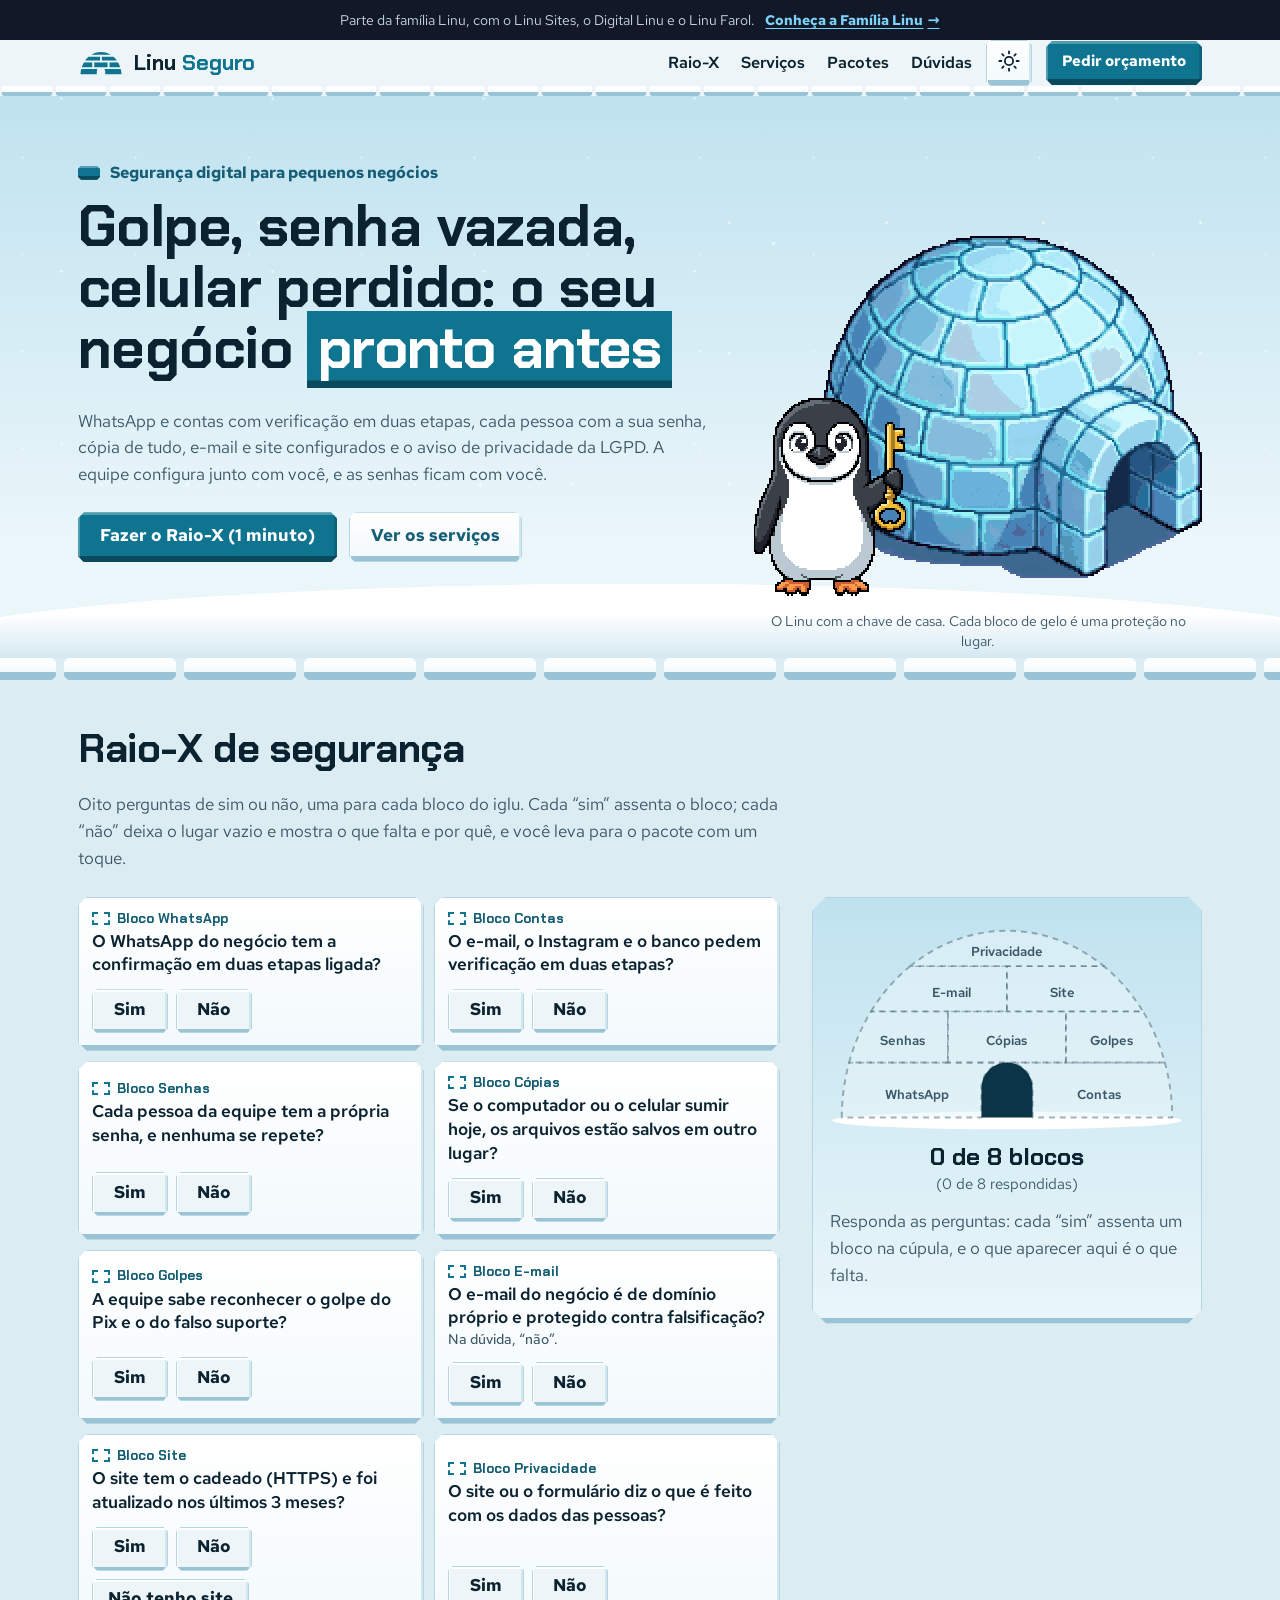
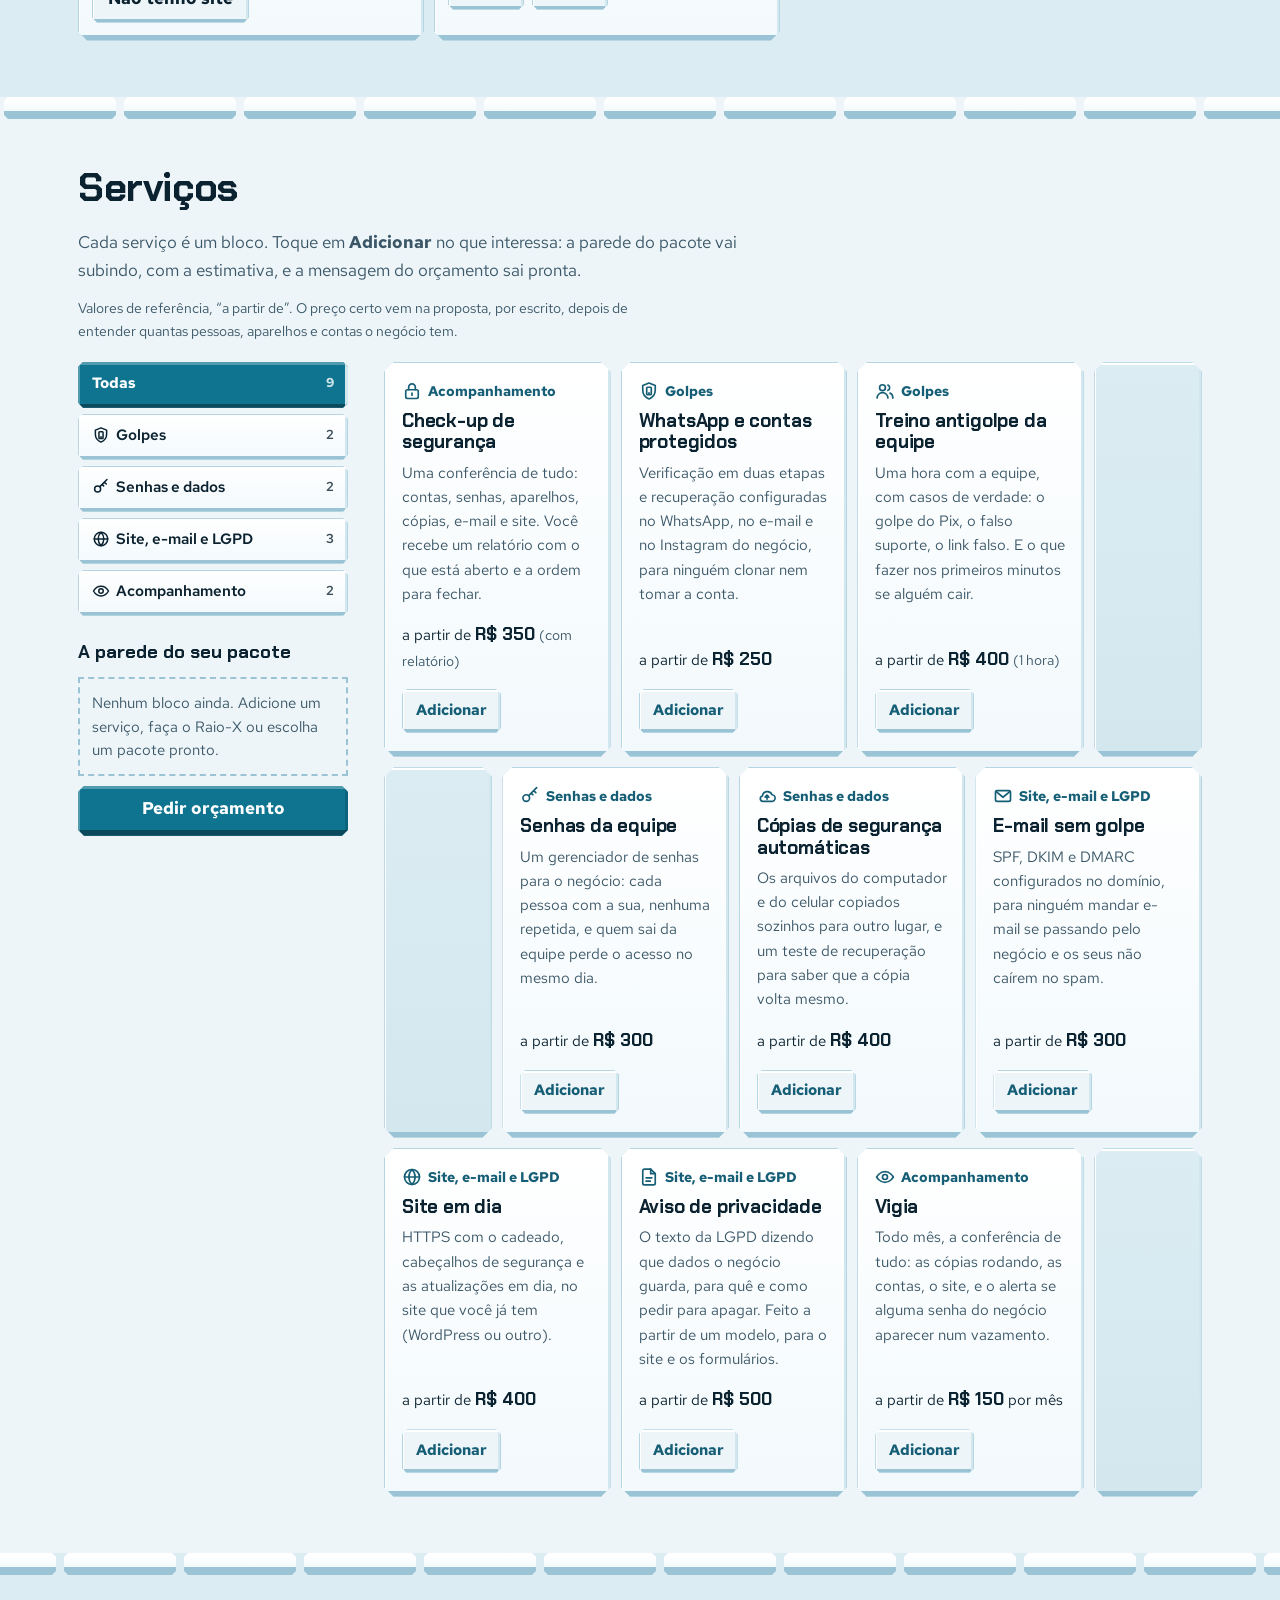
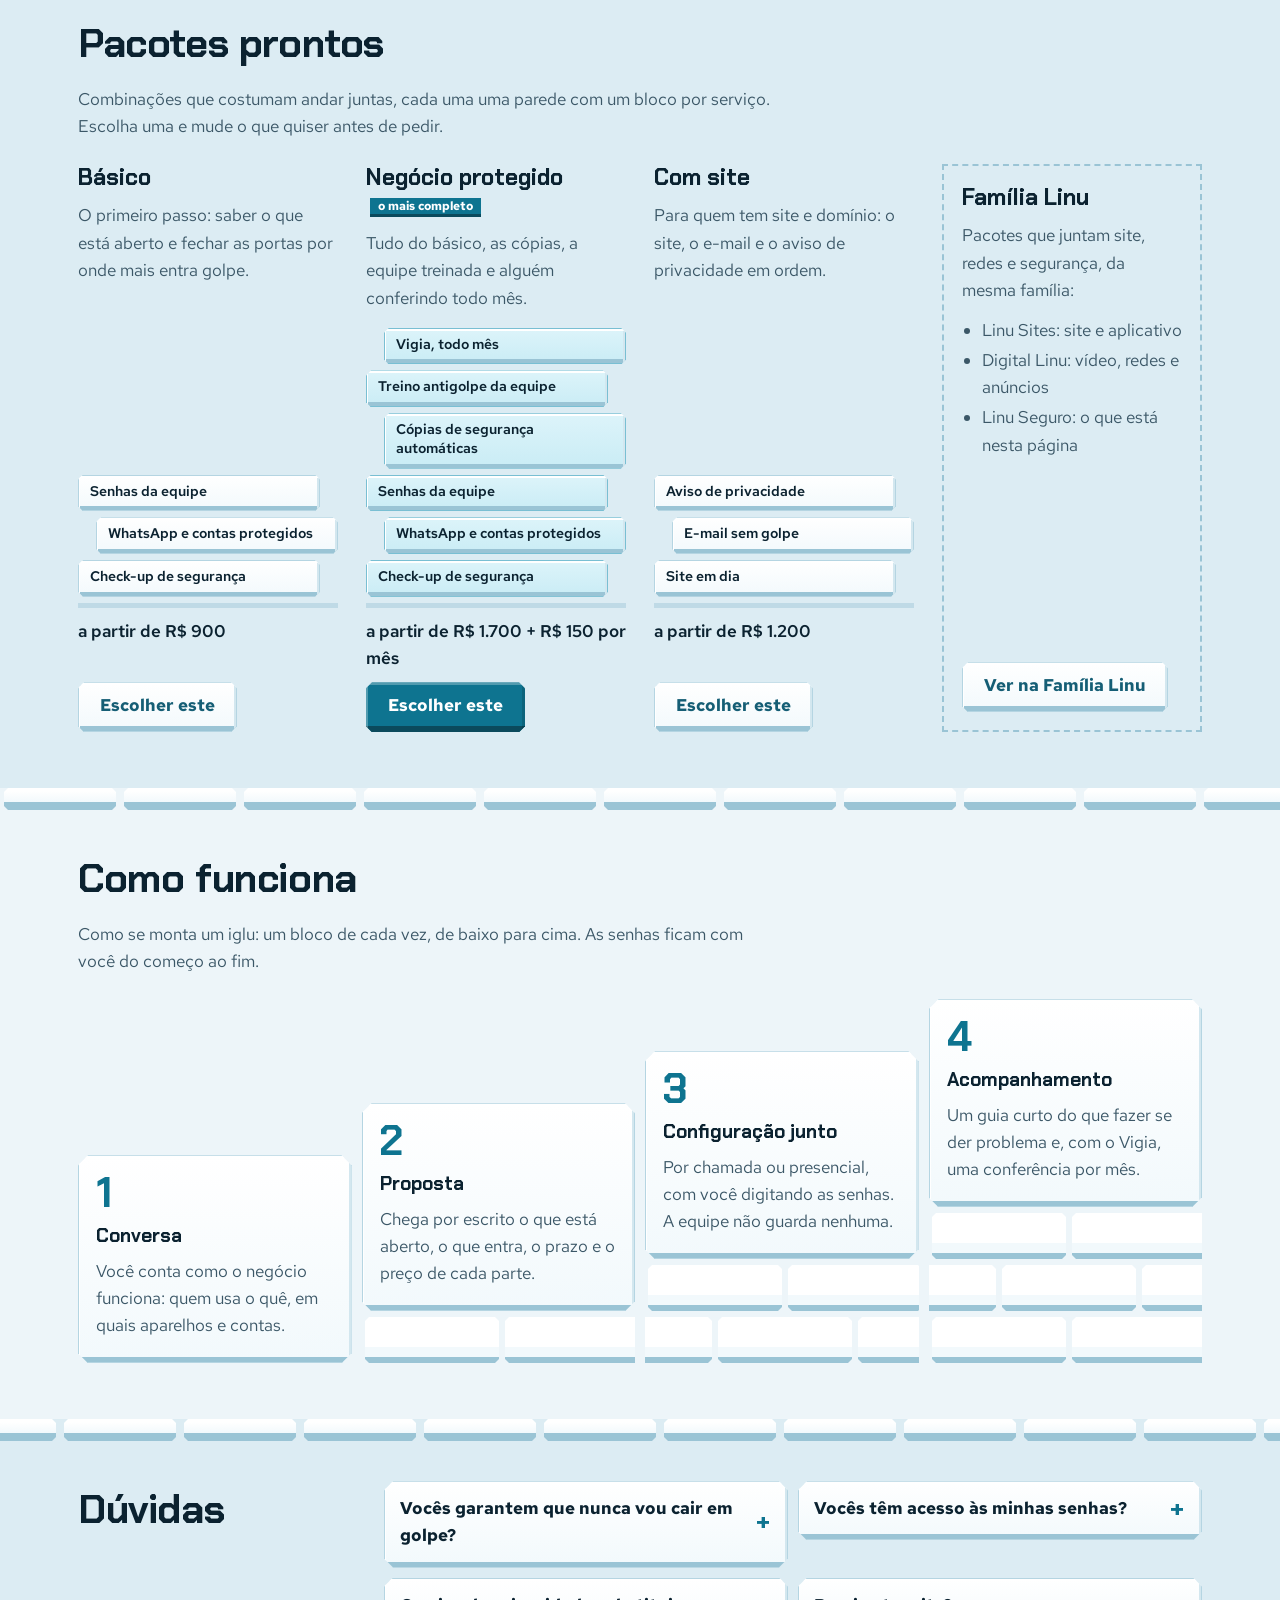
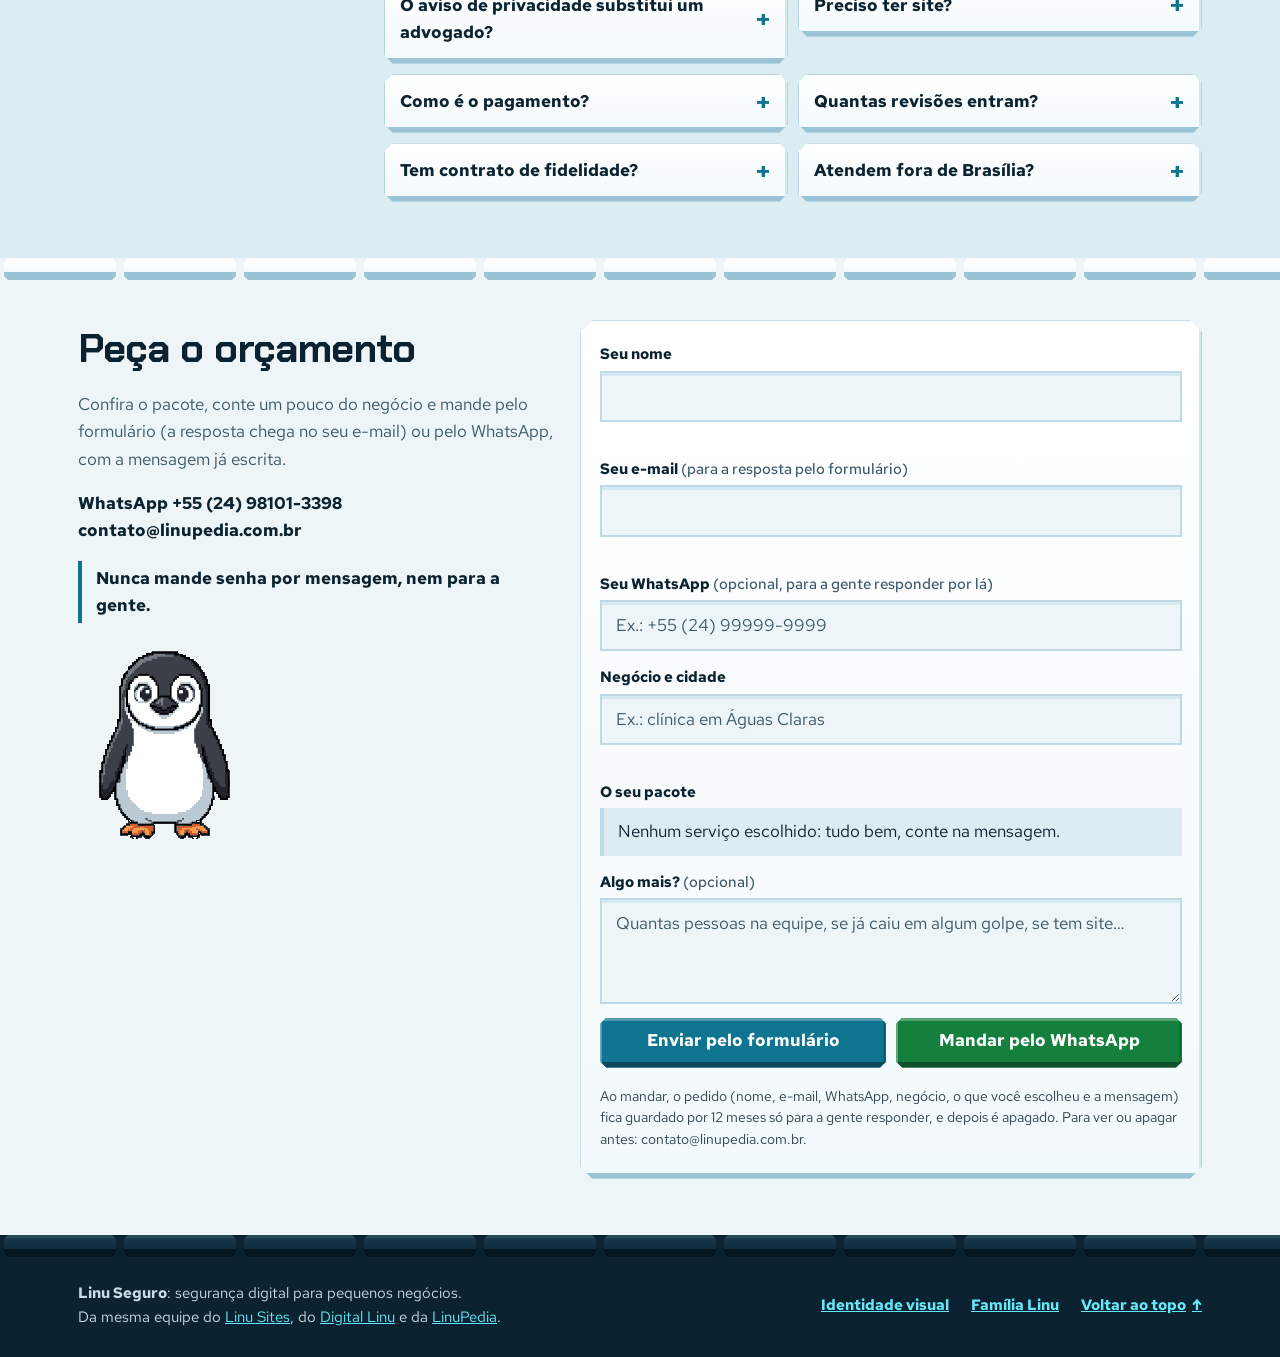
<file: index.html>
<!DOCTYPE html>
<html lang="pt-BR">
<head>
  <meta charset="utf-8">
  <meta name="viewport" content="width=device-width, initial-scale=1">
  <title>Linu Seguro: segurança digital para pequenos negócios</title>
  <meta name="description" content="Contra golpe no WhatsApp e no Pix: contas com verificação em duas etapas, senhas da equipe, cópias de segurança, e-mail e site configurados e aviso de privacidade da LGPD. Faça o Raio-X e monte o seu pacote.">
  <meta name="theme-color" content="#F2F8FB" media="(prefers-color-scheme: light)">
  <meta name="theme-color" content="#07111C" media="(prefers-color-scheme: dark)">
  <link rel="icon" href="img/linu-logo.png?v=04939f80" type="image/png" sizes="128x128">
  <link rel="icon" href="img/icone-32.png?v=af06fd2b" type="image/png" sizes="32x32">
  <link rel="apple-touch-icon" href="img/icone-180.png?v=0174d73d">
  <meta property="og:title" content="Linu Seguro">
  <meta property="og:description" content="Segurança digital para pequenos negócios: golpes, contas e senhas, cópias de segurança, e-mail, site e LGPD. Da família Linu.">
  <meta property="og:type" content="website">
  <meta property="og:url" content="https://seguro.linupedia.com.br/">
  <meta property="og:locale" content="pt_BR">
  <meta property="og:image" content="https://seguro.linupedia.com.br/img/compartilhar.png">
  <meta property="og:image:width" content="1200">
  <meta property="og:image:height" content="630">
  <meta property="og:image:alt" content="O Linu, o pinguim em pixel art, com a chave na frente do iglu, na neve, ao lado da marca de blocos de gelo, do nome Linu Seguro e da frase: o seu negócio pronto antes do golpe">
  <meta name="twitter:card" content="summary_large_image">
  <!-- O que o Google lê sobre o Linu Seguro (schema.org); os serviços são os 9 blocos da página -->
  <script type="application/ld+json">{"@context":"https://schema.org","@type":"ProfessionalService","name":"Linu Seguro","url":"https://seguro.linupedia.com.br/","description":"Segurança digital para pequenos negócios: golpes, contas e senhas, cópias de segurança, e-mail, site e LGPD.","image":"https://seguro.linupedia.com.br/img/compartilhar.png","logo":"https://seguro.linupedia.com.br/img/linu-logo.png","telephone":"+55-24-98101-3398","email":"contato@linupedia.com.br","areaServed":"BR","inLanguage":"pt-BR","parentOrganization":{"@type":"Organization","name":"Família Linu","url":"https://familia.linupedia.com.br/"},"hasOfferCatalog":{"@type":"OfferCatalog","name":"Serviços","itemListElement":[{"@type":"Offer","itemOffered":{"@type":"Service","name":"Check-up de segurança"},"priceSpecification":{"@type":"UnitPriceSpecification","minPrice":350,"priceCurrency":"BRL"}},{"@type":"Offer","itemOffered":{"@type":"Service","name":"WhatsApp e contas protegidos"},"priceSpecification":{"@type":"UnitPriceSpecification","minPrice":250,"priceCurrency":"BRL"}},{"@type":"Offer","itemOffered":{"@type":"Service","name":"Senhas da equipe"},"priceSpecification":{"@type":"UnitPriceSpecification","minPrice":300,"priceCurrency":"BRL"}},{"@type":"Offer","itemOffered":{"@type":"Service","name":"Cópias de segurança automáticas"},"priceSpecification":{"@type":"UnitPriceSpecification","minPrice":400,"priceCurrency":"BRL"}},{"@type":"Offer","itemOffered":{"@type":"Service","name":"E-mail sem golpe"},"priceSpecification":{"@type":"UnitPriceSpecification","minPrice":300,"priceCurrency":"BRL"}},{"@type":"Offer","itemOffered":{"@type":"Service","name":"Site em dia"},"priceSpecification":{"@type":"UnitPriceSpecification","minPrice":400,"priceCurrency":"BRL"}},{"@type":"Offer","itemOffered":{"@type":"Service","name":"Aviso de privacidade (LGPD)"},"priceSpecification":{"@type":"UnitPriceSpecification","minPrice":500,"priceCurrency":"BRL"}},{"@type":"Offer","itemOffered":{"@type":"Service","name":"Treino antigolpe da equipe"},"priceSpecification":{"@type":"UnitPriceSpecification","minPrice":400,"priceCurrency":"BRL"}},{"@type":"Offer","itemOffered":{"@type":"Service","name":"Vigia mensal"},"priceSpecification":{"@type":"UnitPriceSpecification","minPrice":150,"priceCurrency":"BRL","unitText":"mês"}}]}}</script>
  <meta http-equiv="Content-Security-Policy" content="default-src 'self'; img-src 'self' data:; font-src 'self'; style-src 'self'; script-src 'self'; connect-src 'self' https://farol.linupedia.com.br; object-src 'none'; base-uri 'self'; form-action 'self'">
  <link rel="canonical" href="https://seguro.linupedia.com.br/">
  <link rel="preload" href="fontes/chakra-petch-latin-700.woff2" as="font" type="font/woff2" crossorigin>
  <link rel="preload" href="fontes/red-hat-text-latin.woff2" as="font" type="font/woff2" crossorigin>
  <script src="js/tema-inicio.js?v=b2e4d710"></script>
  <link rel="stylesheet" href="css/estilo.css?v=5dd4f1a7">
  <link rel="stylesheet" href="css/movimento.css?v=6c3684a3">
  <script src="js/seguro.js?v=ab09966f" defer></script>
  <script src="js/linu-vivo.js?v=daf0f399" defer></script>
  <script src="js/movimento.js?v=c068d761" defer></script>
  <script src="js/farol-visitas.js?v=721273e2" defer></script>
</head>
<body>
  <!-- Os ícones do Linu Seguro, desenhados para ele (traço 2, pontas redondas), no lugar de emoji; o i-domo é a cúpula
       de blocos do Raio-X, usada como marca no topo -->
  <svg class="sprite" aria-hidden="true" focusable="false">
    <symbol id="i-cadeado" viewBox="0 0 24 24"><rect x="4.5" y="10.5" width="15" height="10.5" rx="2"/><path d="M8 10.5V7.5a4 4 0 0 1 8 0v3M12 14.5v2.5"/></symbol>
    <symbol id="i-escudo" viewBox="0 0 24 24"><path d="M12 2.5 4.5 5.5v5.5c0 4.7 3.2 8.6 7.5 10.5 4.3-1.9 7.5-5.8 7.5-10.5V5.5Z"/><rect x="9.25" y="7.5" width="5.5" height="9" rx="1"/><path d="M11.5 14.5h1"/></symbol>
    <symbol id="i-chave" viewBox="0 0 24 24"><circle cx="7.5" cy="14.5" r="4"/><path d="M10.5 11.5 20 2M16.5 5.5l2.5 2.5M13.5 8.5l2 2"/></symbol>
    <symbol id="i-nuvem" viewBox="0 0 24 24"><path d="M7 18.5h10.5a4 4 0 0 0 .5-8 6 6 0 0 0-11.5 1.5A3.3 3.3 0 0 0 7 18.5Z"/><path d="M12 16v-5M9.75 13.25 12 11l2.25 2.25"/></symbol>
    <symbol id="i-envelope" viewBox="0 0 24 24"><rect x="3" y="5.5" width="18" height="13" rx="2"/><path d="m3.5 6.5 8.5 7 8.5-7"/></symbol>
    <symbol id="i-globo" viewBox="0 0 24 24"><circle cx="12" cy="12" r="9"/><path d="M3 12h18M12 3c2.5 2.5 3.75 5.5 3.75 9S14.5 18.5 12 21M12 3C9.5 5.5 8.25 8.5 8.25 12S9.5 18.5 12 21"/></symbol>
    <symbol id="i-documento" viewBox="0 0 24 24"><path d="M14 2.5H6.5a2 2 0 0 0-2 2v15a2 2 0 0 0 2 2h11a2 2 0 0 0 2-2V8Z"/><path d="M14 2.5V8h5.5M8.5 13h7M8.5 17h5"/></symbol>
    <symbol id="i-pessoas" viewBox="0 0 24 24"><circle cx="9" cy="8" r="3.5"/><path d="M2.5 20.5a6.5 6.5 0 0 1 13 0"/><path d="M15.5 4.8a3.5 3.5 0 0 1 0 6.4M18 14.5a6.5 6.5 0 0 1 3.5 6"/></symbol>
    <symbol id="i-olho" viewBox="0 0 24 24"><path d="M2 12s3.6-6.5 10-6.5S22 12 22 12s-3.6 6.5-10 6.5S2 12 2 12Z"/><circle cx="12" cy="12" r="3"/></symbol>
    <symbol id="i-domo" viewBox="0 0 360 220"><path d="M12.0 206 A168 190 0 0 1 19.5 150 H180 A26 26 0 0 0 154 176 V206Z"/><path d="M206 206 V176 A26 26 0 0 0 180 150 H340.5 A168 190 0 0 1 348.0 206Z"/><path d="M19.5 150 A168 190 0 0 1 41.8 98 H120 V150Z"/><path d="M120 150 V98 H240 V150Z"/><path d="M240 150 V98 H318.2 A168 190 0 0 1 340.5 150Z"/><path d="M41.8 98 A168 190 0 0 1 81.6 52 H180 V98Z"/><path d="M180 98 V52 H278.4 A168 190 0 0 1 318.2 98Z"/><path d="M81.6 52 A168 190 0 0 1 278.4 52Z"/></symbol>
  </svg>
  <!-- A faixa da família (06/11/2026): aponta para a Família Linu, que reúne os quatro serviços -->
  <aside class="faixa-irma" aria-label="Família Linu">
    <span>Parte da família Linu, com o Linu Sites, o Digital Linu e o Linu Farol.</span>
    <a href="https://familia.linupedia.com.br/">Conheça a Família Linu <span aria-hidden="true">→</span></a>
  </aside>

  <header class="topo">
    <div class="dentro topo-dentro">
      <a class="marca" href="./" aria-label="Linu Seguro, início">
        <svg class="marca-domo" viewBox="0 0 360 220" width="46" height="28" aria-hidden="true"><use href="#i-domo"/></svg>
        <span>Linu <b>Seguro</b></span>
      </a>
      <nav class="menu" aria-label="Seções">
        <div class="menu-links" id="menu-links">
          <a href="#raiox">Raio-X</a>
          <a href="#servicos">Serviços</a>
          <a href="#pacotes">Pacotes</a>
          <a href="#duvidas">Dúvidas</a>
          <a class="botao menu-links-orcamento" href="#contato">Pedir orçamento</a>
        </div>
        <button class="luz" type="button" data-tema aria-label="Mudar para o modo escuro" title="Modo escuro">
          <svg viewBox="0 0 24 24" width="22" height="22" aria-hidden="true">
            <path class="icone-sol" d="M12 7.5a4.5 4.5 0 1 1 0 9 4.5 4.5 0 0 1 0-9ZM12 1.5v2.2M12 20.3v2.2M1.5 12h2.2M20.3 12h2.2M4.6 4.6l1.5 1.5M17.9 17.9l1.5 1.5M4.6 19.4l1.5-1.5M17.9 6.1l1.5-1.5" />
            <path class="icone-lua" d="M20 14.5A8.5 8.5 0 0 1 9.5 4a8.5 8.5 0 1 0 10.5 10.5Z" />
          </svg>
        </button>
        <a class="botao botao-pequeno menu-orcamento" href="#contato"><span class="rotulo-largo">Pedir orçamento</span><span class="rotulo-curto">Orçamento</span></a>
        <button class="menu-abrir" type="button" aria-expanded="false" aria-controls="menu-links" aria-label="Abrir o menu">
          <svg viewBox="0 0 24 24" width="22" height="22" aria-hidden="true"><path d="M4 7h16M4 12h16M4 17h16" /></svg>
        </button>
      </nav>
    </div>
  </header>

  <main>
    <!-- A abertura: o céu polar, a neve e o iglu. De dia, o céu claro; à noite, o céu escuro com a luz da porta acesa -->
    <section class="abertura">
      <div class="dentro abertura-dentro">
        <div class="abertura-texto">
          <p class="sobretitulo">Segurança digital para pequenos negócios</p>
          <h1>Golpe, senha vazada, celular perdido: o seu negócio <span class="destaque">pronto antes</span></h1>
          <p class="abertura-sub">WhatsApp e contas com verificação em duas etapas, cada pessoa com a sua senha, cópia de tudo,
            e-mail e site configurados e o aviso de privacidade da LGPD. A equipe configura junto com você, e as senhas
            ficam com você.</p>
          <div class="botoes">
            <a class="botao" href="#raiox">Fazer o Raio-X (1 minuto)</a>
            <a class="botao botao-gelo" href="#servicos">Ver os serviços</a>
          </div>
        </div>
        <!-- O iglu do Linu, em 2 vezes o tamanho do desenho, e o Linu em 1 vez (pixel art só em escala inteira). Ao
             trocar o tema, a luz da porta acende ou apaga e o Linu dá um pulinho (js/seguro.js, bloco 1b) -->
        <figure class="cena">
          <div class="cena-palco" data-cena>
            <img class="pixel cena-iglu" src="img/iglu.png?v=8f754687" alt="" width="204" height="171">
            <img class="pixel cena-iglu cena-noite" src="img/iglu-noite.png?v=999de87a" alt="" width="204" height="171">
            <img class="pixel cena-luz" src="img/iglu-luz.png?v=534e7107" alt="" width="204" height="171">
            <span class="cena-brilho" aria-hidden="true"></span>
            <img class="pixel cena-linu" data-linu-vivo data-piscar="img/linu-chave-piscando.png?v=2c3120f7" src="img/linu-chave.png?v=003bee1a" alt="O Linu, o pinguim da LinuPedia, na frente do iglu de gelo, mostrando a chave de casa" width="152" height="198">
          </div>
          <figcaption data-cena-legenda>O Linu com a chave de casa. Cada bloco de gelo é uma proteção no lugar.</figcaption>
        </figure>
      </div>
    </section>

    <!-- Raio-X (06/11/2026; cúpula de blocos em 07/11/2026): oito perguntas de sim ou não, cada uma com o seu bloco na
         cúpula. Cada "sim" assenta o bloco; cada "não" deixa o lugar vazio e recomenda um serviço (js/seguro.js,
         bloco 8). Sem JavaScript, a seção não aparece. -->
    <section class="secao secao-gelo raiox" id="raiox">
      <div class="dentro">
        <h2 data-mov="palavras">Raio-X de segurança</h2>
        <p class="secao-sub" data-mov="sobe">Oito perguntas de sim ou não, uma para cada bloco do iglu. Cada “sim” assenta o bloco; cada
          “não” deixa o lugar vazio e mostra o que falta e por quê, e você leva para o pacote com um toque.</p>
        <div class="raiox-grade">
          <div class="perguntas" data-mov-grupo="sobe">
            <!-- No celular e no tablet, a cúpula pequena fica presa no alto enquanto se responde -->
            <div class="raiox-mini" aria-hidden="true">
              <svg class="raiox-domo raiox-domo-mini" viewBox="0 0 360 220" aria-hidden="true" focusable="false">
              <ellipse class="rx-chao" cx="180" cy="209" rx="178" ry="9"/>
              <g class="rx-bloco" data-rx-bloco="whats"><path class="rx-forma" d="M12.0 206 A168 190 0 0 1 19.5 150 H180 A26 26 0 0 0 154 176 V206Z"/></g>
              <g class="rx-bloco" data-rx-bloco="contas"><path class="rx-forma" d="M206 206 V176 A26 26 0 0 0 180 150 H340.5 A168 190 0 0 1 348.0 206Z"/></g>
              <g class="rx-bloco" data-rx-bloco="senhas"><path class="rx-forma" d="M19.5 150 A168 190 0 0 1 41.8 98 H120 V150Z"/></g>
              <g class="rx-bloco" data-rx-bloco="copias"><path class="rx-forma" d="M120 150 V98 H240 V150Z"/></g>
              <g class="rx-bloco" data-rx-bloco="golpe"><path class="rx-forma" d="M240 150 V98 H318.2 A168 190 0 0 1 340.5 150Z"/></g>
              <g class="rx-bloco" data-rx-bloco="email"><path class="rx-forma" d="M41.8 98 A168 190 0 0 1 81.6 52 H180 V98Z"/></g>
              <g class="rx-bloco" data-rx-bloco="site"><path class="rx-forma" d="M180 98 V52 H278.4 A168 190 0 0 1 318.2 98Z"/></g>
              <g class="rx-bloco" data-rx-bloco="privacidade"><path class="rx-forma" d="M81.6 52 A168 190 0 0 1 278.4 52Z"/></g>
              <path class="rx-porta" d="M154 206V176A26 26 0 0 1 206 176V206Z"/>
              </svg>
              <span data-raiox-mini>0 de 8 blocos</span>
            </div>
            <div class="perguntas-faixa">
            <fieldset class="pergunta bloco" data-pergunta="whats">
              <legend><span class="pergunta-bloco">Bloco WhatsApp</span>O WhatsApp do negócio tem a confirmação em duas etapas ligada?</legend>
              <label><input type="radio" name="rx-whats" value="sim"><span>Sim</span></label>
              <label><input type="radio" name="rx-whats" value="nao"><span>Não</span></label>
            </fieldset>
            <fieldset class="pergunta bloco" data-pergunta="contas">
              <legend><span class="pergunta-bloco">Bloco Contas</span>O e-mail, o Instagram e o banco pedem verificação em duas etapas?</legend>
              <label><input type="radio" name="rx-contas" value="sim"><span>Sim</span></label>
              <label><input type="radio" name="rx-contas" value="nao"><span>Não</span></label>
            </fieldset>
            <fieldset class="pergunta bloco" data-pergunta="senhas">
              <legend><span class="pergunta-bloco">Bloco Senhas</span>Cada pessoa da equipe tem a própria senha, e nenhuma se repete?</legend>
              <label><input type="radio" name="rx-senhas" value="sim"><span>Sim</span></label>
              <label><input type="radio" name="rx-senhas" value="nao"><span>Não</span></label>
            </fieldset>
            <fieldset class="pergunta bloco" data-pergunta="copias">
              <legend><span class="pergunta-bloco">Bloco Cópias</span>Se o computador ou o celular sumir hoje, os arquivos estão salvos em outro lugar?</legend>
              <label><input type="radio" name="rx-copias" value="sim"><span>Sim</span></label>
              <label><input type="radio" name="rx-copias" value="nao"><span>Não</span></label>
            </fieldset>
            <fieldset class="pergunta bloco" data-pergunta="golpe">
              <legend><span class="pergunta-bloco">Bloco Golpes</span>A equipe sabe reconhecer o golpe do Pix e o do falso suporte?</legend>
              <label><input type="radio" name="rx-golpe" value="sim"><span>Sim</span></label>
              <label><input type="radio" name="rx-golpe" value="nao"><span>Não</span></label>
            </fieldset>
            <fieldset class="pergunta bloco" data-pergunta="email">
              <legend><span class="pergunta-bloco">Bloco E-mail</span>O e-mail do negócio é de domínio próprio e protegido contra falsificação? <small>Na dúvida, “não”.</small></legend>
              <label><input type="radio" name="rx-email" value="sim"><span>Sim</span></label>
              <label><input type="radio" name="rx-email" value="nao"><span>Não</span></label>
            </fieldset>
            <fieldset class="pergunta bloco" data-pergunta="site">
              <legend><span class="pergunta-bloco">Bloco Site</span>O site tem o cadeado (HTTPS) e foi atualizado nos últimos 3 meses?</legend>
              <label><input type="radio" name="rx-site" value="sim"><span>Sim</span></label>
              <label><input type="radio" name="rx-site" value="nao"><span>Não</span></label>
              <label><input type="radio" name="rx-site" value="sem"><span>Não tenho site</span></label>
            </fieldset>
            <fieldset class="pergunta bloco" data-pergunta="privacidade">
              <legend><span class="pergunta-bloco">Bloco Privacidade</span>O site ou o formulário diz o que é feito com os dados das pessoas?</legend>
              <label><input type="radio" name="rx-privacidade" value="sim"><span>Sim</span></label>
              <label><input type="radio" name="rx-privacidade" value="nao"><span>Não</span></label>
            </fieldset>
            </div>
            <!-- só no celular (11/11/2026): um bloco por vez, de lado; responder já leva ao próximo -->
            <div class="perguntas-nav" data-perguntas-nav hidden>
              <button type="button" class="perguntas-seta" data-perguntas-ir="-1" aria-label="Pergunta anterior">←</button>
              <span data-perguntas-pos aria-live="polite">Pergunta 1 de 8</span>
              <button type="button" class="perguntas-seta" data-perguntas-ir="1" aria-label="Próxima pergunta">→</button>
            </div>
          </div>
          <div class="raiox-resultado" aria-live="polite">
            <div class="raiox-ceu">
              <svg class="raiox-domo" viewBox="0 0 360 220" aria-hidden="true" focusable="false">
              <defs><linearGradient id="rx-gelo" x1="0" y1="0" x2="0" y2="1"><stop class="rx-g1" offset="0"/><stop class="rx-g2" offset=".12"/><stop class="rx-g3" offset=".78"/><stop class="rx-g4" offset=".8"/></linearGradient></defs>
              <ellipse class="rx-chao" cx="180" cy="209" rx="178" ry="9"/>
              <g class="rx-bloco" data-rx-bloco="whats"><path class="rx-forma" d="M12.0 206 A168 190 0 0 1 19.5 150 H180 A26 26 0 0 0 154 176 V206Z"/><text x="88" y="184">WhatsApp</text></g>
              <g class="rx-bloco" data-rx-bloco="contas"><path class="rx-forma" d="M206 206 V176 A26 26 0 0 0 180 150 H340.5 A168 190 0 0 1 348.0 206Z"/><text x="274" y="184">Contas</text></g>
              <g class="rx-bloco" data-rx-bloco="senhas"><path class="rx-forma" d="M19.5 150 A168 190 0 0 1 41.8 98 H120 V150Z"/><text x="74" y="129">Senhas</text></g>
              <g class="rx-bloco" data-rx-bloco="copias"><path class="rx-forma" d="M120 150 V98 H240 V150Z"/><text x="180" y="129">Cópias</text></g>
              <g class="rx-bloco" data-rx-bloco="golpe"><path class="rx-forma" d="M240 150 V98 H318.2 A168 190 0 0 1 340.5 150Z"/><text x="286" y="129">Golpes</text></g>
              <g class="rx-bloco" data-rx-bloco="email"><path class="rx-forma" d="M41.8 98 A168 190 0 0 1 81.6 52 H180 V98Z"/><text x="124" y="80">E-mail</text></g>
              <g class="rx-bloco" data-rx-bloco="site"><path class="rx-forma" d="M180 98 V52 H278.4 A168 190 0 0 1 318.2 98Z"/><text x="236" y="80">Site</text></g>
              <g class="rx-bloco" data-rx-bloco="privacidade"><path class="rx-forma" d="M81.6 52 A168 190 0 0 1 278.4 52Z"/><text x="180" y="38">Privacidade</text></g>
              <path class="rx-porta" d="M154 206V176A26 26 0 0 1 206 176V206Z"/>
              </svg>
            </div>
            <p class="raiox-contagem"><b data-raiox-blocos>0 de 8 blocos</b> <span data-raiox-respondidas>(0 de 8 respondidas)</span></p>
            <p class="raiox-vazio" data-raiox-vazio>Responda as perguntas: cada “sim” assenta um bloco na cúpula, e o que
              aparecer aqui é o que falta.</p>
            <ul class="raiox-lista" data-raiox-lista></ul>
            <p class="raiox-total" data-raiox-total hidden></p>
            <p class="raiox-site" data-raiox-site hidden>Sem site? O <a href="https://sites.linupedia.com.br/">Linu Sites</a>,
              da mesma família, faz o site já com o cadeado e as atualizações.</p>
            <button type="button" class="botao" data-raiox-usar hidden>Levar para o meu pacote</button>
          </div>
        </div>
      </div>
    </section>

    <section class="secao" id="servicos">
      <div class="dentro">
        <h2 data-mov="palavras">Serviços</h2>
        <p class="secao-sub" data-mov="sobe">Cada serviço é um bloco. Toque em <b>Adicionar</b> no que interessa: a parede do pacote vai
          subindo, com a estimativa, e a mensagem do orçamento sai pronta.</p>
        <p class="servicos-nota">Valores de referência, “a partir de”. O preço certo vem na proposta, por escrito, depois
          de entender quantas pessoas, aparelhos e contas o negócio tem.</p>
        <div class="servicos-grade">
          <!-- No computador, as áreas e o pacote ficam parados ao lado; no tablet, as áreas numa faixa no alto; no celular,
               uma faixa que rola de lado e o pacote preso embaixo (DIRETRIZES-UX.md, seção 3) -->
          <div class="servicos-lado">
            <div class="areas" role="toolbar" aria-label="Filtrar por área" hidden data-areas>
              <button type="button" class="area" data-area="todas" aria-pressed="true">Todas <span class="area-conta">9</span></button>
              <button type="button" class="area" data-area="golpes" aria-pressed="false"><svg class="icone" aria-hidden="true"><use href="#i-escudo"/></svg> Golpes <span class="area-conta">2</span></button>
              <button type="button" class="area" data-area="senhas" aria-pressed="false"><svg class="icone" aria-hidden="true"><use href="#i-chave"/></svg> Senhas e dados <span class="area-conta">2</span></button>
              <button type="button" class="area" data-area="site" aria-pressed="false"><svg class="icone" aria-hidden="true"><use href="#i-globo"/></svg> Site, e-mail e LGPD <span class="area-conta">3</span></button>
              <button type="button" class="area" data-area="acompanhar" aria-pressed="false"><svg class="icone" aria-hidden="true"><use href="#i-olho"/></svg> Acompanhamento <span class="area-conta">2</span></button>
            </div>
            <!-- O pacote é uma parede: cada serviço escolhido é um bloco assentado em cima do anterior -->
            <div class="pacote" data-pacote>
              <p class="pacote-titulo">A parede do seu pacote</p>
              <p class="pacote-vazio" data-pacote-vazio>Nenhum bloco ainda. Adicione um serviço, faça o Raio-X ou escolha
                um pacote pronto.</p>
              <ul class="pacote-lista" data-pacote-lista></ul>
              <p class="pacote-total" data-pacote-total hidden></p>
              <a class="botao pacote-enviar" href="#contato">Pedir orçamento</a>
              <button type="button" class="pacote-limpar" data-pacote-limpar hidden>Limpar</button>
            </div>
          </div>

          <!-- Os blocos assentados em fileiras desencontradas, como alvenaria: cada fileira começa meio bloco para o lado,
               e os meios-blocos das pontas são só desenho (css/estilo.css, "A parede de serviços") -->
          <p class="faixa-dica" aria-hidden="true">Arraste para o lado para ver os blocos →</p>
          <div class="servicos" data-mov-grupo="sobe" data-servicos>
            <article class="servico bloco" data-cat="acompanhar" data-id="checkup" data-preco="350" data-tipo="unico">
              <span class="servico-area"><svg class="icone" aria-hidden="true"><use href="#i-cadeado"/></svg>Acompanhamento</span>
              <h3>Check-up de segurança</h3>
              <p>Uma conferência de tudo: contas, senhas, aparelhos, cópias, e-mail e site. Você recebe um relatório com o
                que está aberto e a ordem para fechar.</p>
              <p class="servico-preco">a partir de <b>R$&nbsp;350</b> <span>(com relatório)</span></p>
              <button type="button" class="adicionar" data-adicionar aria-pressed="false">Adicionar</button>
            </article>
            <article class="servico bloco" data-cat="golpes" data-id="contas" data-preco="250" data-tipo="unico">
              <span class="servico-area"><svg class="icone" aria-hidden="true"><use href="#i-escudo"/></svg>Golpes</span>
              <h3>WhatsApp e contas protegidos</h3>
              <p>Verificação em duas etapas e recuperação configuradas no WhatsApp, no e-mail e no Instagram do negócio,
                para ninguém clonar nem tomar a conta.</p>
              <p class="servico-preco">a partir de <b>R$&nbsp;250</b></p>
              <button type="button" class="adicionar" data-adicionar aria-pressed="false">Adicionar</button>
            </article>
            <article class="servico bloco" data-cat="golpes" data-id="treino" data-preco="400" data-tipo="unico">
              <span class="servico-area"><svg class="icone" aria-hidden="true"><use href="#i-pessoas"/></svg>Golpes</span>
              <h3>Treino antigolpe da equipe</h3>
              <p>Uma hora com a equipe, com casos de verdade: o golpe do Pix, o falso suporte, o link falso. E o que fazer
                nos primeiros minutos se alguém cair.</p>
              <p class="servico-preco">a partir de <b>R$&nbsp;400</b> <span>(1 hora)</span></p>
              <button type="button" class="adicionar" data-adicionar aria-pressed="false">Adicionar</button>
            </article>
            <article class="servico bloco" data-cat="senhas" data-id="senhas" data-preco="300" data-tipo="unico">
              <span class="servico-area"><svg class="icone" aria-hidden="true"><use href="#i-chave"/></svg>Senhas e dados</span>
              <h3>Senhas da equipe</h3>
              <p>Um gerenciador de senhas para o negócio: cada pessoa com a sua, nenhuma repetida, e quem sai da equipe
                perde o acesso no mesmo dia.</p>
              <p class="servico-preco">a partir de <b>R$&nbsp;300</b></p>
              <button type="button" class="adicionar" data-adicionar aria-pressed="false">Adicionar</button>
            </article>
            <article class="servico bloco" data-cat="senhas" data-id="copias" data-preco="400" data-tipo="unico">
              <span class="servico-area"><svg class="icone" aria-hidden="true"><use href="#i-nuvem"/></svg>Senhas e dados</span>
              <h3>Cópias de segurança automáticas</h3>
              <p>Os arquivos do computador e do celular copiados sozinhos para outro lugar, e um teste de recuperação para
                saber que a cópia volta mesmo.</p>
              <p class="servico-preco">a partir de <b>R$&nbsp;400</b></p>
              <button type="button" class="adicionar" data-adicionar aria-pressed="false">Adicionar</button>
            </article>
            <article class="servico bloco" data-cat="site" data-id="email" data-preco="300" data-tipo="unico">
              <span class="servico-area"><svg class="icone" aria-hidden="true"><use href="#i-envelope"/></svg>Site, e-mail e LGPD</span>
              <h3>E-mail sem golpe</h3>
              <p>SPF, DKIM e DMARC configurados no domínio, para ninguém mandar e-mail se passando pelo negócio e os seus
                não caírem no spam.</p>
              <p class="servico-preco">a partir de <b>R$&nbsp;300</b></p>
              <button type="button" class="adicionar" data-adicionar aria-pressed="false">Adicionar</button>
            </article>
            <article class="servico bloco" data-cat="site" data-id="site" data-preco="400" data-tipo="unico">
              <span class="servico-area"><svg class="icone" aria-hidden="true"><use href="#i-globo"/></svg>Site, e-mail e LGPD</span>
              <h3>Site em dia</h3>
              <p>HTTPS com o cadeado, cabeçalhos de segurança e as atualizações em dia, no site que você já tem (WordPress
                ou outro).</p>
              <p class="servico-preco">a partir de <b>R$&nbsp;400</b></p>
              <button type="button" class="adicionar" data-adicionar aria-pressed="false">Adicionar</button>
            </article>
            <article class="servico bloco" data-cat="site" data-id="privacidade" data-preco="500" data-tipo="unico">
              <span class="servico-area"><svg class="icone" aria-hidden="true"><use href="#i-documento"/></svg>Site, e-mail e LGPD</span>
              <h3>Aviso de privacidade</h3>
              <p>O texto da LGPD dizendo que dados o negócio guarda, para quê e como pedir para apagar. Feito a partir de
                um modelo, para o site e os formulários.</p>
              <p class="servico-preco">a partir de <b>R$&nbsp;500</b></p>
              <button type="button" class="adicionar" data-adicionar aria-pressed="false">Adicionar</button>
            </article>
            <article class="servico bloco" data-cat="acompanhar" data-id="vigia" data-preco="150" data-tipo="mensal">
              <span class="servico-area"><svg class="icone" aria-hidden="true"><use href="#i-olho"/></svg>Acompanhamento</span>
              <h3>Vigia</h3>
              <p>Todo mês, a conferência de tudo: as cópias rodando, as contas, o site, e o alerta se alguma senha do
                negócio aparecer num vazamento.</p>
              <p class="servico-preco">a partir de <b>R$&nbsp;150</b> por mês</p>
              <button type="button" class="adicionar" data-adicionar aria-pressed="false">Adicionar</button>
            </article>
          </div>
        </div>
      </div>
    </section>

    <!-- Pacotes prontos: cada um é uma parede, com um bloco por serviço; a altura da parede mostra o tamanho do pacote -->
    <section class="secao secao-gelo" id="pacotes">
      <div class="dentro">
        <h2 data-mov="palavras">Pacotes prontos</h2>
        <p class="secao-sub" data-mov="sobe">Combinações que costumam andar juntas, cada uma uma parede com um bloco por serviço. Escolha
          uma e mude o que quiser antes de pedir.</p>
        <div class="pacotes" data-mov-grupo="sobe">
          <article class="pacote-pronto">
            <p class="pacote-nome">Básico</p>
            <p>O primeiro passo: saber o que está aberto e fechar as portas por onde mais entra golpe.</p>
            <ul class="parede" data-mov-grupo="sobe">
              <li>Check-up de segurança</li>
              <li>WhatsApp e contas protegidos</li>
              <li>Senhas da equipe</li>
            </ul>
            <p class="pacote-preco" data-pacote-preco="checkup contas senhas">a partir de <b>R$&nbsp;900</b></p>
            <button type="button" class="botao botao-gelo" data-escolher-pacote="checkup contas senhas">Escolher este</button>
          </article>
          <article class="pacote-pronto pacote-pronto-destaque">
            <p class="pacote-nome">Negócio protegido <span class="pacote-selo">o mais completo</span></p>
            <p>Tudo do básico, as cópias, a equipe treinada e alguém conferindo todo mês.</p>
            <ul class="parede" data-mov-grupo="sobe">
              <li>Check-up de segurança</li>
              <li>WhatsApp e contas protegidos</li>
              <li>Senhas da equipe</li>
              <li>Cópias de segurança automáticas</li>
              <li>Treino antigolpe da equipe</li>
              <li>Vigia, todo mês</li>
            </ul>
            <p class="pacote-preco" data-pacote-preco="checkup contas senhas copias treino vigia">a partir de <b>R$&nbsp;1.700</b> + <b>R$&nbsp;150</b> por mês</p>
            <button type="button" class="botao" data-escolher-pacote="checkup contas senhas copias treino vigia">Escolher este</button>
          </article>
          <article class="pacote-pronto">
            <p class="pacote-nome">Com site</p>
            <p>Para quem tem site e domínio: o site, o e-mail e o aviso de privacidade em ordem.</p>
            <ul class="parede" data-mov-grupo="sobe">
              <li>Site em dia</li>
              <li>E-mail sem golpe</li>
              <li>Aviso de privacidade</li>
            </ul>
            <p class="pacote-preco" data-pacote-preco="site email privacidade">a partir de <b>R$&nbsp;1.200</b></p>
            <button type="button" class="botao botao-gelo" data-escolher-pacote="site email privacidade">Escolher este</button>
          </article>
          <article class="pacote-pronto pacote-pronto-familia">
            <p class="pacote-nome">Família Linu</p>
            <p>Pacotes que juntam site, redes e segurança, da mesma família:</p>
            <ul>
              <li>Linu Sites: site e aplicativo</li>
              <li>Digital Linu: vídeo, redes e anúncios</li>
              <li>Linu Seguro: o que está nesta página</li>
            </ul>
            <a class="botao botao-gelo" href="https://familia.linupedia.com.br/#pacotes">Ver na Família Linu</a>
          </article>
        </div>
      </div>
    </section>

    <!-- Como funciona: uma escada de blocos, cada etapa um degrau acima da outra -->
    <section class="secao" id="como">
      <div class="dentro">
        <h2 data-mov="palavras">Como funciona</h2>
        <p class="secao-sub" data-mov="sobe">Como se monta um iglu: um bloco de cada vez, de baixo para cima. As senhas ficam com você do
          começo ao fim.</p>
        <ol class="passos" data-mov-grupo="sobe">
          <li class="bloco"><span class="passo-numero" aria-hidden="true">1</span><b>Conversa</b><span>Você conta como o negócio funciona: quem usa o quê, em quais aparelhos e contas.</span></li>
          <li class="bloco"><span class="passo-numero" aria-hidden="true">2</span><b>Proposta</b><span>Chega por escrito o que está aberto, o que entra, o prazo e o preço de cada parte.</span></li>
          <li class="bloco"><span class="passo-numero" aria-hidden="true">3</span><b>Configuração junto</b><span>Por chamada ou presencial, com você digitando as senhas. A equipe não guarda nenhuma.</span></li>
          <li class="bloco"><span class="passo-numero" aria-hidden="true">4</span><b>Acompanhamento</b><span>Um guia curto do que fazer se der problema e, com o Vigia, uma conferência por mês.</span></li>
        </ol>
      </div>
    </section>

    <section class="secao secao-gelo" id="duvidas">
      <div class="dentro duvidas-dentro">
        <h2 data-mov="palavras">Dúvidas</h2>
        <div class="duvidas" data-mov-grupo="sobe">
          <details class="bloco">
            <summary>Vocês garantem que nunca vou cair em golpe?</summary>
            <p>Não. Ninguém pode garantir isso. O que dá para fazer é diminuir muito as chances e deixar o negócio pronto
              para reagir rápido se acontecer: conta recuperável, cópia guardada, equipe que sabe o primeiro passo.</p>
          </details>
          <details class="bloco">
            <summary>Vocês têm acesso às minhas senhas?</summary>
            <p>Não. As senhas ficam com você. A equipe configura junto, por chamada ou presencial, com você digitando, e não
              guarda nada.</p>
          </details>
          <details class="bloco">
            <summary>O aviso de privacidade substitui um advogado?</summary>
            <p>Não. É um modelo pensado para negócio pequeno, ajustado ao que você coleta. Se o negócio lida com dados
              sensíveis (saúde, crianças) ou com muito volume de dados, vale a revisão de um advogado.</p>
          </details>
          <details class="bloco">
            <summary>Preciso ter site?</summary>
            <p>Não. Quase tudo vale para quem tem só WhatsApp e Instagram: contas, senhas, cópias e o treino. O site e o
              e-mail com domínio entram só se você tiver.</p>
          </details>
          <details class="bloco">
            <summary>Como é o pagamento?</summary>
            <p>Entrega única: metade quando a proposta é aceita e metade na entrega, por Pix ou transferência. Mensal: no
              começo de cada mês.</p>
          </details>
          <details class="bloco">
            <summary>Quantas revisões entram?</summary>
            <p>Duas rodadas de ajuste em cada entrega (o relatório do check-up, o aviso de privacidade). Conserto de erro
              nosso não conta.</p>
          </details>
          <details class="bloco">
            <summary>Tem contrato de fidelidade?</summary>
            <p>Não. O Vigia é combinado mês a mês. Para parar, é só avisar com 30 dias, sem multa.</p>
          </details>
          <details class="bloco">
            <summary>Atendem fora de Brasília?</summary>
            <p>Sim. Quase tudo é feito à distância, por chamada de vídeo. O presencial depende da cidade.</p>
          </details>
        </div>
      </div>
    </section>

    <section class="secao contato" id="contato">
      <div class="dentro contato-dentro">
        <div class="contato-texto">
          <h2 data-mov="palavras">Peça o orçamento</h2>
          <p>Confira o pacote, conte um pouco do negócio e mande pelo formulário (a resposta chega no seu e-mail) ou pelo
            WhatsApp, com a mensagem já escrita.</p>
          <p class="contato-canais">WhatsApp +55 (24) 98101-3398<br>contato@linupedia.com.br</p>
          <p class="contato-aviso">Nunca mande senha por mensagem, nem para a gente.</p>
          <img class="pixel contato-linu" data-mov="cortina" data-linu-vivo data-piscar="img/linu-frente-piscando.png?v=bdd2509a" src="img/linu-frente.png?v=015c42f4" alt="" width="172" height="190">
        </div>
        <div class="formulario bloco" data-formulario>
          <div class="campo">
            <label for="nome">Seu nome</label>
            <input type="text" id="nome" name="nome" autocomplete="name" required aria-describedby="nome-erro">
            <p class="campo-erro" id="nome-erro" aria-live="polite"></p>
          </div>
          <div class="campo">
            <label for="email">Seu e-mail <span class="opcional">(para a resposta pelo formulário)</span></label>
            <input type="email" id="email" name="email" autocomplete="email" inputmode="email" aria-describedby="email-erro">
            <p class="campo-erro" id="email-erro" aria-live="polite"></p>
          </div>
          <div class="campo">
            <label for="telefone">Seu WhatsApp <span class="opcional">(opcional, para a gente responder por lá)</span></label>
            <input type="tel" id="telefone" name="telefone" autocomplete="tel" inputmode="tel" maxlength="30" placeholder="Ex.: +55 (24) 99999-9999">
          </div>
          <div class="campo">
            <label for="negocio">Negócio e cidade</label>
            <input type="text" id="negocio" name="negocio" placeholder="Ex.: clínica em Águas Claras" required aria-describedby="negocio-erro">
            <p class="campo-erro" id="negocio-erro" aria-live="polite"></p>
          </div>
          <div class="campo">
            <span class="campo-rotulo">O seu pacote</span>
            <p class="formulario-pacote" data-formulario-pacote>Nenhum serviço escolhido: tudo bem, conte na mensagem.</p>
            <p class="formulario-total" data-formulario-total hidden></p>
          </div>
          <div class="campo">
            <label for="mensagem">Algo mais? <span class="opcional">(opcional)</span></label>
            <textarea id="mensagem" name="mensagem" rows="3" placeholder="Quantas pessoas na equipe, se já caiu em algum golpe, se tem site…"></textarea>
          </div>
          <!-- campo que só robô preenche (o servidor ignora o pedido que vier com ele) -->
          <div class="pote" aria-hidden="true"><label>Não preencha<input type="text" name="site_extra" tabindex="-1" autocomplete="off"></label></div>
          <div class="formulario-botoes">
            <button type="button" class="botao" data-enviar="formulario">Enviar pelo formulário</button>
            <a class="botao botao-whatsapp" href="https://wa.me/5524981013398" target="_blank" rel="noopener" data-enviar="whatsapp">Mandar pelo WhatsApp</a>
          </div>
          <p class="formulario-status" data-formulario-status role="status" aria-live="polite"></p>
          <p class="formulario-privacidade">Ao mandar, o pedido (nome, e-mail, WhatsApp, negócio, o que você escolheu e a mensagem) fica guardado por 12 meses só para a gente responder, e depois é apagado. Para ver ou apagar antes: contato@linupedia.com.br.</p>
        </div>
      </div>
    </section>
  </main>

  <!-- No celular e no tablet, o pacote fica preso embaixo, ao alcance do polegar; vazio, a barra fica só no celular, com
       o pedir (07/11/2026), e some na abertura e no contato -->
  <aside class="barra-pacote" data-barra aria-label="O seu pacote" hidden>
    <span class="barra-texto" data-barra-texto aria-live="polite"></span>
    <a class="botao botao-pequeno" href="#contato">Pedir orçamento</a>
  </aside>

  <footer class="rodape">
    <div class="dentro rodape-dentro">
      <p><b>Linu Seguro</b>: segurança digital para pequenos negócios.<br>Da mesma equipe do
        <a href="https://sites.linupedia.com.br/">Linu Sites</a>, do <a href="https://digital.linupedia.com.br/">Digital Linu</a>
        e da <a href="https://linupedia.com.br/">LinuPedia</a>.</p>
      <div class="rodape-links">
        <a class="rodape-link" href="https://familia.linupedia.com.br/identidade">Identidade visual</a>
        <a class="rodape-link" href="https://familia.linupedia.com.br/">Família Linu</a>
        <a class="topo-voltar" href="#" data-voltar>Voltar ao topo <span aria-hidden="true">↑</span></a>
      </div>
    </div>
  </footer>
</body>
</html>
</file>
<file: css/estilo.css>
/* Linu Seguro: o iglu de blocos (07/11/2026). A página é montada em blocos de gelo: o fundo é neve, cada serviço,
   pergunta, botão e etapa é um bloco chanfrado com luz em cima e sombra azulada embaixo, as seções se separam por uma
   fiada de blocos e o Raio-X assenta os blocos de uma cúpula. Letras: Chakra Petch (títulos) e Red Hat Text (texto).
   Três versões (DIRETRIZES-UX.md, seção 3): celular até 699 px, tablet de 700 a 1099 px, computador a partir de
   1100 px. As decisões estão no IDENTIDADE.md. */
@font-face { font-family: "Chakra Petch"; font-style: normal; font-weight: 700; font-display: swap; src: url(../fontes/chakra-petch-latin-700.woff2) format("woff2"); unicode-range: U+0000-00FF, U+0131, U+0152-0153, U+02BB-02BC, U+02C6, U+02DA, U+02DC, U+0304, U+0308, U+0329, U+2000-206F, U+20AC, U+2122, U+2191, U+2193, U+2212, U+2215, U+FEFF, U+FFFD; }
@font-face { font-family: "Red Hat Text"; font-style: normal; font-weight: 400 700; font-display: swap; src: url(../fontes/red-hat-text-latin.woff2) format("woff2"); unicode-range: U+0000-00FF, U+0131, U+0152-0153, U+02BB-02BC, U+02C6, U+02DA, U+02DC, U+0304, U+0308, U+0329, U+2000-206F, U+20AC, U+2122, U+2191, U+2193, U+2212, U+2215, U+FEFF, U+FFFD; }

/* Dia: neve e gelo. Os blocos são brancos com a sombra azulada; a junta é o azul-gelo entre eles. */
:root {
  --cor: #0E7490;          /* Iglu: botões e textos sobre a neve */
  --cor-forte: #155E75;
  --cor-sombra: #0B4A5C;   /* a face de baixo do bloco cheio */
  --cor-clara: #CFF1F8;
  --cor-texto: #FFFFFF;    /* o texto dos botões cheios */
  --neve: #EDF5F9;         /* o fundo da página */
  --gelo: #DCECF3;         /* as seções alternadas */
  --bloco: #FFFFFF;
  --bloco-fundo: #F2F9FC;
  --luz: #FFFFFF;
  --sombra: #9AC4D5;       /* a face de baixo do bloco */
  --sombra-lado: #D3E7EF;  /* a face da direita */
  --aresta: #B5D5E2;
  --junta: #BFDAE6;
  --assentado: #DDF4FA;    /* o bloco escolhido ou com "sim" */
  --assentado-fundo: #C9ECF5;
  --assentado-aresta: #79BFD3;
  --rx-luz: #FFFFFF;
  --tinta: #0B2230;
  --tinta-suave: #3B5767;
  --foco: #1D4ED8;
  --ceu-alto: #BFE2EF;
  --ceu-baixo: #EAF6FA;
  --chao: #FFFFFF;
  --chao-sombra: #D4E9F1;
  --ponto: rgba(255, 255, 255, .9);  /* flocos de dia, estrelas à noite */
  --porta: #0B3446;
  --rodape: #0B2230;
  --jw: 10px;              /* a largura da junta entre blocos */
  --entrada: cubic-bezier(.2, .7, .3, 1);
  color-scheme: light;
}
/* Noite polar: o céu escuro com estrelas, os blocos com brilho frio na aresta de cima. */
@media (prefers-color-scheme: dark) {
  :root:not([data-theme="light"]) {
    --cor: #22D3EE; --cor-forte: #67E8F9; --cor-sombra: #0E7490; --cor-clara: #0B3A4A; --cor-texto: #042F2E;
    --neve: #07111C; --gelo: #0B1A29; --bloco: #152C40; --bloco-fundo: #0F2233; --luz: rgba(165, 243, 252, .34);
    --sombra: #030A12; --sombra-lado: rgba(0, 0, 0, .28); --aresta: rgba(103, 232, 249, .18); --junta: #040B14; --assentado: #0F3E52; --assentado-fundo: #0B3142; --assentado-aresta: rgba(34, 211, 238, .55); --rx-luz: #2D5068;
    --tinta: #E4F2F8; --tinta-suave: #A6BFCC; --foco: #7DD3FC; --ceu-alto: #02060E; --ceu-baixo: #0B1D30;
    --chao: #142A3E; --chao-sombra: #0C1E2F; --ponto: rgba(226, 246, 255, .85); --porta: #01050A; --rodape: #030912;
    color-scheme: dark;
  }
}
:root[data-theme="dark"] {
  --cor: #22D3EE; --cor-forte: #67E8F9; --cor-sombra: #0E7490; --cor-clara: #0B3A4A; --cor-texto: #042F2E;
  --neve: #07111C; --gelo: #0B1A29; --bloco: #152C40; --bloco-fundo: #0F2233; --luz: rgba(165, 243, 252, .34);
  --sombra: #030A12; --sombra-lado: rgba(0, 0, 0, .28); --aresta: rgba(103, 232, 249, .18); --junta: #040B14; --assentado: #0F3E52; --assentado-fundo: #0B3142; --assentado-aresta: rgba(34, 211, 238, .55); --rx-luz: #2D5068;
  --tinta: #E4F2F8; --tinta-suave: #A6BFCC; --foco: #7DD3FC; --ceu-alto: #02060E; --ceu-baixo: #0B1D30;
  --chao: #142A3E; --chao-sombra: #0C1E2F; --ponto: rgba(226, 246, 255, .85); --porta: #01050A; --rodape: #030912;
  color-scheme: dark;
}

* { box-sizing: border-box; }
html { scroll-behavior: smooth; scroll-padding-top: 84px; -webkit-text-size-adjust: 100%; }
body { margin: 0; background: var(--neve); color: var(--tinta); font-family: "Red Hat Text", system-ui, sans-serif; font-size: 17px; line-height: 1.6; }
img { display: block; max-width: 100%; height: auto; }
/* pixel art só em escala inteira: o tamanho vem sempre em px exatos, nunca encolhido pela largura */
.pixel { image-rendering: pixelated; max-width: none; }
a { color: var(--cor-forte); }
:focus-visible { outline: 3px solid var(--foco); outline-offset: 3px; }
.faixa-irma :focus-visible, .rodape :focus-visible, .barra-pacote :focus-visible { outline-color: #7DD3FC; }
.dentro { max-width: 1180px; margin: 0 auto; padding: 0 16px; }
h1, h2, h3 { font-family: "Chakra Petch", "Red Hat Text", sans-serif; font-weight: 700; line-height: 1.12; margin: 0 0 .5em; letter-spacing: -.01em; }
h2 { font-size: clamp(1.75rem, 4.4vw, 2.5rem); }
b, strong { font-weight: 700; }
[hidden] { display: none !important; }
.sprite { position: absolute; width: 0; height: 0; overflow: hidden; }
.icone { width: 22px; height: 22px; flex: none; fill: none; stroke: currentColor; stroke-width: 2; stroke-linecap: round; stroke-linejoin: round; }

/* ===== O bloco de gelo =====
   O corpo do bloco é o ::before (chanfrado com clip-path), para o contorno de foco do elemento não ser cortado.
   Luz de 3 px em cima, sombra azulada embaixo, aresta fina. Cada variante só troca as variáveis --b-*. */
.bloco, .botao, .area, .adicionar, .luz, .menu-abrir, .pergunta label > span, .parede li {
  position: relative; isolation: isolate; --c: 7px;
}
.bloco::before, .botao::before, .area::before, .adicionar::before, .luz::before, .menu-abrir::before,
.pergunta label > span::before, .parede li::before, .servico::after {
  content: ""; position: absolute; inset: 0; z-index: -1; pointer-events: none;
  clip-path: polygon(var(--c) 0, calc(100% - var(--c)) 0, 100% var(--c), 100% calc(100% - var(--c)), calc(100% - var(--c)) 100%, var(--c) 100%, 0 calc(100% - var(--c)), 0 var(--c));
  background: linear-gradient(var(--b-cima, var(--bloco)), var(--b-baixo, var(--bloco-fundo)));
  box-shadow: inset 0 0 0 1px var(--b-aresta, var(--aresta)), inset 0 3px 0 var(--b-luz, var(--luz)), inset 2px 0 0 var(--b-luz, var(--luz)), inset -3px 0 0 var(--b-lado, var(--sombra-lado)), inset 0 calc(-1 * var(--b-sh, 6px)) 0 var(--b-sombra, var(--sombra));
  transition: filter .2s ease-out;
}
/* o bloco que assentou (serviço no pacote, pergunta com "sim", bloco da parede em destaque) */
.servico.escolhido, .pergunta.posta, .pacote-pronto-destaque .parede li, .pacote-lista li {
  --b-cima: var(--assentado); --b-baixo: var(--assentado-fundo); --b-aresta: var(--assentado-aresta);
}

/* ===== Botões: blocos cheios, retos e chanfrados, que afundam ao toque ===== */
.botao { --c: 6px; --b-cima: var(--cor); --b-baixo: var(--cor); --b-luz: rgba(255, 255, 255, .28); --b-sombra: var(--cor-sombra); --b-lado: rgba(0, 0, 0, .14); --b-aresta: transparent;
  display: inline-flex; align-items: center; justify-content: center; gap: 8px; min-height: 50px; padding: 0 22px 4px;
  border: 0; background: none; color: var(--cor-texto); font: inherit; font-weight: 700; text-decoration: none; text-align: center; cursor: pointer;
  transition: transform .15s ease-out; }
.botao:hover::before, .area:hover::before, .adicionar:hover::before, .luz:hover::before, .menu-abrir:hover::before, .pergunta label:hover > span::before { filter: brightness(1.07) saturate(1.1); }
.botao:active, .area:active, .adicionar:active, .luz:active, .menu-abrir:active, .pergunta label:active > span { transform: translateY(2px); }
.botao:active::before, .adicionar:active::before, .area:active::before { --b-sh: 3px; }
/* o bloco de gelo como botão secundário */
.botao-gelo { --b-cima: var(--bloco); --b-baixo: var(--bloco-fundo); --b-luz: var(--luz); --b-sombra: var(--sombra); --b-lado: var(--sombra-lado); --b-aresta: var(--aresta); color: var(--cor-forte); }
.botao-pequeno { min-height: 44px; padding: 0 16px 4px; font-size: .95rem; }
.botao-whatsapp { --b-cima: #15803D; --b-baixo: #15803D; --b-sombra: #0D5229; color: #FFFFFF; }
.botao.enviado { transform: translateY(2px); }

/* A faixa da família (igual nos irmãos) */
.faixa-irma { margin: 0; padding: 8px 16px; display: flex; flex-wrap: wrap; justify-content: center; gap: 4px 10px; background: #111827; color: #CBD5E1; font-size: .9rem; text-align: center; }
.faixa-irma a { color: #7DD3FC; font-weight: 700; text-decoration: underline; text-underline-offset: 3px; min-height: 24px; display: inline-flex; align-items: center; gap: 4px; transition: color .2s ease-out; }
.faixa-irma a:hover { color: #FFFFFF; }

/* A fiada: a fileira de blocos chanfrados que separa as partes da página, como as fileiras do iglu. Os blocos são uma
   máscara (o desenho de um bloco, repetido); o vão entre eles mostra o fundo, como a junta. */
.topo::after, .secao::before, .rodape::before {
  content: ""; position: absolute; left: 0; right: 0; height: 22px; pointer-events: none;
  background: linear-gradient(var(--luz) 0 3px, var(--bloco) 3px, var(--bloco-fundo) 14px, var(--sombra) 14px);
  -webkit-mask: url("data:image/svg+xml,%3Csvg xmlns='http://www.w3.org/2000/svg' viewBox='0 0 120 22' preserveAspectRatio='none'%3E%3Cpath d='M8 0h104l4 4v14l-4 4H8l-4-4V4z'/%3E%3C/svg%3E") var(--fiada-x, 0) 0 / var(--fiada, 120px) 100% repeat-x;
  mask: url("data:image/svg+xml,%3Csvg xmlns='http://www.w3.org/2000/svg' viewBox='0 0 120 22' preserveAspectRatio='none'%3E%3Cpath d='M8 0h104l4 4v14l-4 4H8l-4-4V4z'/%3E%3C/svg%3E") var(--fiada-x, 0) 0 / var(--fiada, 120px) 100% repeat-x;
}

/* ===== Topo: neve, com a fiada embaixo ===== */
.topo { position: sticky; top: 0; z-index: 20; background: var(--neve); padding-bottom: 10px; }
.topo::after { bottom: 0; height: 10px; --fiada: 54px; background: linear-gradient(var(--luz) 0 2px, var(--bloco) 2px, var(--bloco-fundo) 6px, var(--sombra) 6px); }
.topo-dentro { display: flex; align-items: center; justify-content: space-between; gap: 16px; padding-top: 8px; padding-bottom: 8px; }
.marca { display: flex; align-items: center; gap: 10px; color: var(--tinta); text-decoration: none; font-family: "Chakra Petch", sans-serif; font-weight: 700; font-size: 1.35rem; white-space: nowrap; min-height: 44px; }
.marca b { color: var(--cor); }
.marca-domo { flex: none; fill: var(--cor); stroke: var(--neve); stroke-width: 14; stroke-linejoin: round; }
.menu { display: flex; align-items: center; gap: 14px; }
.menu-links { display: flex; align-items: center; gap: 22px; }
.menu-links a:not(.botao) { display: inline-flex; align-items: center; min-height: 44px; color: var(--tinta); text-decoration: none; font-weight: 600; font-size: .98rem; white-space: nowrap; background: linear-gradient(var(--cor), var(--cor)) left calc(100% - 8px) / 0 3px no-repeat; transition: background-size .2s ease-out, color .2s ease-out; }
.menu-links a:not(.botao):hover { color: var(--cor-forte); background-size: 100% 3px; }
.menu-links-orcamento, .menu-abrir { display: none; }
.menu-orcamento { white-space: nowrap; }
.rotulo-curto { display: none; }
.luz, .menu-abrir { --c: 5px; align-items: center; justify-content: center; width: 46px; height: 46px; padding: 0 0 4px; border: 0; background: none; color: var(--tinta); cursor: pointer; transition: transform .15s ease-out; }
.luz { display: inline-flex; }
.luz svg, .menu-abrir svg { fill: none; stroke: currentColor; stroke-width: 2; stroke-linecap: round; stroke-linejoin: round; }
.icone-lua { display: none; }
:root[data-theme="dark"] .icone-sol { display: none; }
:root[data-theme="dark"] .icone-lua { display: inline; }
@media (prefers-color-scheme: dark) {
  :root:not([data-theme="light"]) .icone-sol { display: none; }
  :root:not([data-theme="light"]) .icone-lua { display: inline; }
}

/* ===== Abertura: o céu polar, os flocos (as estrelas, à noite), o chão de neve e o iglu ===== */
.abertura { position: relative; overflow: hidden; padding: 44px 0 0; background: linear-gradient(180deg, var(--ceu-alto), var(--ceu-baixo) 78%); }
.abertura::before { content: ""; position: absolute; inset: 0 0 30% 0; pointer-events: none;
  background-image: radial-gradient(circle, var(--ponto) 0 1.6px, transparent 2.2px), radial-gradient(circle, var(--ponto) 0 1px, transparent 1.5px), radial-gradient(circle, var(--ponto) 0 1.2px, transparent 1.7px), radial-gradient(circle, var(--ponto) 0 .8px, transparent 1.3px);
  background-size: 293px 241px, 211px 173px, 157px 131px, 113px 97px; background-position: 41px 27px, 167px 89px, 23px 61px, 79px 13px; opacity: .6; }
/* o chão de neve, em que o iglu e o Linu pisam */
.abertura::after { content: ""; position: absolute; left: -10%; right: -10%; bottom: 0; height: 74px; border-radius: 50% 50% 0 0 / 100% 100% 0 0; background: linear-gradient(var(--chao) 40%, var(--chao-sombra)); box-shadow: inset 0 3px 0 var(--luz); }
.abertura-dentro { position: relative; z-index: 1; display: grid; gap: 24px; }
.abertura-dentro > * { min-width: 0; }
.sobretitulo { margin: 0 0 10px; color: var(--cor-forte); font-weight: 700; font-size: 1rem; display: flex; align-items: center; gap: 10px; }
/* um bloquinho antes do sobretítulo */
.sobretitulo::before { content: ""; flex: none; width: 22px; height: 14px; background: var(--cor); box-shadow: inset 0 -4px 0 var(--cor-sombra), inset 0 2px 0 rgba(255, 255, 255, .3); clip-path: polygon(3px 0, calc(100% - 3px) 0, 100% 3px, 100% calc(100% - 3px), calc(100% - 3px) 100%, 3px 100%, 0 calc(100% - 3px), 0 3px); }
.abertura h1 { font-size: clamp(2.15rem, 7.6vw, 3.6rem); line-height: 1.06; }
/* o "pronto antes" é um bloco assentado no meio da frase */
.destaque { padding: 0 .18em .04em; background: var(--cor); color: var(--cor-texto); box-shadow: inset 0 -.13em 0 var(--cor-sombra); -webkit-box-decoration-break: clone; box-decoration-break: clone; }
.abertura-sub { color: var(--tinta-suave); max-width: 58ch; margin: 0 0 24px; font-size: 1.05rem; }
.botoes { display: flex; flex-wrap: wrap; gap: 12px; }

/* O iglu (2 vezes o desenho, 408 x 342) e o Linu (1 vez, 176 x 190): pixel art sempre em escala inteira. No celular,
   o palco corta a beira esquerda do iglu em vez de encolher o desenho. A luz da porta é um desenho por cima, do mesmo
   tamanho do iglu, que acende no modo escuro. */
.cena { margin: 0; justify-self: center; width: 100%; max-width: 448px; position: relative; padding-bottom: 62px; }
.cena-palco { position: relative; height: 362px; overflow: hidden; }
.cena-iglu, .cena-luz { position: absolute; right: 0; bottom: 18px; width: 408px; height: 342px; }
.cena-luz { opacity: 0; transition: opacity .25s ease-in; }
/* o iglu da noite (ferramentas/iglu-noite.py) cobre o do dia no modo escuro; a luz da porta vem por cima */
.cena-noite { opacity: 0; transition: opacity .25s ease-in; }
:root[data-theme="dark"] .cena-noite { opacity: 1; }
@media (prefers-color-scheme: dark) { :root:not([data-theme="light"]) .cena-noite { opacity: 1; } }
.cena-brilho { position: absolute; right: 0; bottom: 52px; width: 130px; height: 144px; border-radius: 50%; background: radial-gradient(closest-side, rgba(253, 186, 116, .4), rgba(253, 186, 116, 0)); opacity: 0; pointer-events: none; transition: opacity .25s ease-in; }
.cena-linu { position: absolute; left: 0; bottom: 0; width: 152px; height: 198px; transform-origin: bottom center; }
.cena figcaption { position: absolute; left: 0; right: 0; bottom: 8px; z-index: 1; margin: 0; line-height: 1.35; color: var(--tinta-suave); font-size: .9rem; text-align: center; }
:root[data-theme="dark"] .cena-luz, :root[data-theme="dark"] .cena-brilho { opacity: 1; transition-timing-function: ease-out; }
@media (prefers-color-scheme: dark) { :root:not([data-theme="light"]) .cena-luz, :root:not([data-theme="light"]) .cena-brilho { opacity: 1; } }
/* ao trocar o tema: a luz acende tremendo ou apaga, e o Linu dá um pulinho; só ao toque (js/seguro.js) */
.acendeu .cena-luz, .acendeu .cena-brilho { animation: acender .7s ease-out; }
.apagou .cena-luz, .apagou .cena-brilho { animation: apagar .35s ease-in; }
.acendeu .cena-linu, .apagou .cena-linu { animation: pulinho .6s ease-out; }
@keyframes acender { 0% { opacity: 0; } 25% { opacity: .85; } 40% { opacity: .25; } 60%, 100% { opacity: 1; } }
@keyframes apagar { 0% { opacity: 1; } 100% { opacity: 0; } }
@keyframes pulinho { 0% { transform: none; animation-timing-function: ease-out; } 40% { transform: translateY(-26px); animation-timing-function: ease-in; } 75% { transform: none; animation-timing-function: ease-out; } 87% { transform: translateY(-6px); animation-timing-function: ease-in; } 100% { transform: none; } }
/* o bloco do canto, quando o iglu está fora da tela: o iglu em 1 vez (204 x 171), sem o Linu */
.cena-cartao { position: fixed; top: 84px; right: 12px; z-index: 25; padding: 12px 12px 16px; background: linear-gradient(var(--ceu-alto), var(--ceu-baixo)); box-shadow: inset 0 -6px 0 var(--sombra), inset 0 0 0 1px var(--aresta); clip-path: polygon(8px 0, calc(100% - 8px) 0, 100% 8px, 100% calc(100% - 8px), calc(100% - 8px) 100%, 8px 100%, 0 calc(100% - 8px), 0 8px); opacity: 0; transform: translateY(-8px); pointer-events: none; transition: opacity .2s ease-in, transform .2s ease-in; }
.cena-cartao.aberto { opacity: 1; transform: none; transition: opacity .2s ease-out, transform .2s ease-out; }
.cena-cartao .cena-palco { width: 204px; height: 171px; }
.cena-cartao .cena-iglu, .cena-cartao .cena-luz { width: 204px; height: 171px; }
.cena-cartao .cena-iglu, .cena-cartao .cena-luz { bottom: 0; }
.cena-cartao .cena-brilho { bottom: 17px; width: 65px; height: 72px; }
.cena-cartao .cena-linu { display: none; }

/* ===== Seções: neve e gelo alternados, cada uma começando numa fiada ===== */
.secao { position: relative; padding: 62px 0 56px; }
.secao::before { top: 0; }
.secao-gelo { background: var(--gelo); }
.secao-gelo::before { --fiada-x: 60px; }
.secao h2 { margin-top: 6px; }
.secao-sub { color: var(--tinta-suave); max-width: 64ch; margin: 0 0 24px; }

/* ===== Raio-X: as perguntas são blocos; o resultado é a cúpula, que se monta bloco a bloco ===== */
:root:not(.js) .raiox { display: none; }
.raiox-grade { display: grid; gap: 20px; }
.raiox-grade > * { min-width: 0; }
.perguntas { display: grid; gap: var(--jw); align-content: start; }
.perguntas-faixa { display: contents; }
.perguntas-nav[hidden] { display: none; }
/* no celular, os oito blocos viram cartões de lado, um por vez (11/11/2026): o raio-X cabe numa tela e pouco */
@media (max-width: 699px) {
  .perguntas-faixa.em-cartoes { display: flex; gap: 12px; overflow-x: auto; scroll-snap-type: x mandatory; overscroll-behavior-x: contain; scrollbar-width: none; padding: 4px 0 8px; }
  .perguntas-faixa.em-cartoes::-webkit-scrollbar { display: none; }
  .perguntas-faixa.em-cartoes .pergunta { flex: 0 0 100%; scroll-snap-align: start; align-content: space-between; min-height: 170px; }
  .perguntas-nav { display: flex; align-items: center; justify-content: space-between; gap: 12px; font-family: "Chakra Petch", sans-serif; font-weight: 700; color: var(--tinta-suave); }
  .perguntas-seta { min-width: 48px; min-height: 44px; border: 0; background: var(--bloco); box-shadow: inset 0 0 0 1px var(--aresta), inset 0 -4px 0 var(--sombra); color: var(--tinta); font: 700 1.1rem "Chakra Petch", sans-serif; cursor: pointer; transition: opacity .2s ease-out, transform .15s ease-out; }
  .perguntas-seta:active { transform: translateY(2px); }
  .perguntas-seta:disabled { opacity: .35; cursor: default; }
  .perguntas-seta:focus-visible { outline: 3px solid var(--foco); outline-offset: 2px; }
}
.pergunta { --c: 9px; margin: 0; padding: 12px 14px 18px; border: 0; min-inline-size: 0; display: flex; flex-wrap: wrap; align-items: center; gap: 8px; }
.pergunta legend { float: left; width: 100%; padding: 0; margin-bottom: 4px; font-weight: 600; line-height: 1.4; }
.pergunta legend small { display: block; color: var(--tinta-suave); font-size: .88rem; font-weight: 500; }
.pergunta-bloco { display: flex; align-items: center; gap: 7px; margin-bottom: 2px; font-family: "Chakra Petch", sans-serif; font-weight: 700; font-size: .85rem; color: var(--cor-forte); }
.pergunta-bloco::before { content: ""; width: 14px; height: 9px; border: 2px dashed var(--cor); transition: background-color .2s ease-out, border-color .2s ease-out; }
.pergunta.posta .pergunta-bloco::before { border-style: solid; background: var(--cor); }
.pergunta label { position: relative; }
.pergunta input { position: absolute; opacity: 0; width: 1px; height: 1px; }
.pergunta label > span { --c: 5px; --b-cima: var(--neve); --b-baixo: var(--neve); --b-sh: 4px;
  display: inline-flex; align-items: center; justify-content: center; min-height: 44px; min-width: 76px; padding: 0 16px 3px; font-weight: 700; cursor: pointer; transition: transform .15s ease-out, color .2s ease-out; }
.pergunta input:checked + span { --b-cima: var(--cor); --b-baixo: var(--cor); --b-luz: rgba(255, 255, 255, .28); --b-sombra: var(--cor-sombra); --b-aresta: transparent; color: var(--cor-texto); }
.pergunta input:focus-visible + span { outline: 3px solid var(--foco); outline-offset: 3px; }
/* a pergunta com o dedo em cima acende o seu lugar na cúpula (js/seguro.js, bloco 8) */

.raiox-resultado { --c: 14px; position: relative; display: grid; gap: 12px; align-content: start; padding: 18px 18px 22px; background: linear-gradient(var(--ceu-alto), var(--ceu-baixo)); box-shadow: inset 0 0 0 1px var(--aresta), inset 0 -6px 0 var(--sombra); clip-path: polygon(var(--c) 0, calc(100% - var(--c)) 0, 100% var(--c), 100% calc(100% - var(--c)), calc(100% - var(--c)) 100%, var(--c) 100%, 0 calc(100% - var(--c)), 0 var(--c)); }
.raiox-ceu { justify-self: center; width: 100%; max-width: 360px; }
/* a cúpula: o lugar vazio é tracejado; o bloco assentado ganha o gelo, a luz em cima e a sombra embaixo; quem
   respondeu "não" vê o lugar marcado na cor do Iglu */
.raiox-domo { display: block; width: 100%; height: auto; overflow: visible; }
.rx-chao { fill: var(--chao); }
.rx-forma { fill: var(--ceu-baixo); fill-opacity: .55; stroke: var(--tinta-suave); stroke-opacity: .45; stroke-width: 2; stroke-dasharray: 6 5; stroke-linejoin: round; transition: fill .25s ease-out, stroke .25s ease-out; }
/* o gelo do bloco assentado: luz em cima, sombra embaixo (o gradiente rx-gelo, no próprio SVG) */
.rx-g1 { stop-color: var(--rx-luz); }
.rx-g2, .rx-g3 { stop-color: var(--bloco); }
.rx-g3 { stop-color: var(--bloco-fundo); }
.rx-g4 { stop-color: var(--sombra); }
.rx-bloco text { font-family: "Red Hat Text", sans-serif; font-size: 13px; font-weight: 600; fill: var(--tinta-suave); text-anchor: middle; dominant-baseline: middle; transition: fill .25s ease-out; }
.rx-bloco { transform-box: fill-box; transform-origin: center bottom; }
.rx-bloco.posto .rx-forma { fill: url(#rx-gelo); fill-opacity: 1; stroke: var(--ceu-baixo); stroke-opacity: 1; stroke-width: 5; stroke-dasharray: none; }
.rx-bloco.posto text { fill: var(--cor-forte); font-weight: 700; }
.rx-bloco.falta .rx-forma { stroke: var(--cor); stroke-opacity: 1; stroke-width: 2.5; }
.rx-bloco.falta text { fill: var(--cor-forte); }
.rx-bloco.em-foco .rx-forma { stroke: var(--foco); stroke-opacity: 1; stroke-width: 3; stroke-dasharray: none; }
.rx-bloco.assentou { animation: assentar .38s var(--entrada); }
@keyframes assentar { 0% { transform: translateY(-22px); opacity: .2; } 70% { transform: translateY(2px); opacity: 1; } 100% { transform: none; } }
.rx-porta { fill: var(--porta); transition: fill .4s ease-out; }
/* com os oito blocos no lugar, a porta acende */
.raiox-domo.completo .rx-porta { fill: #F59E0B; }
.raiox-contagem { margin: 0; color: var(--tinta-suave); font-size: .95rem; text-align: center; }
.raiox-contagem b { display: block; color: var(--tinta); font-family: "Chakra Petch", sans-serif; font-size: 1.5rem; line-height: 1.2; }
.raiox-vazio { margin: 0; color: var(--tinta-suave); }
.raiox-lista { margin: 0; padding: 0; list-style: none; display: grid; gap: 10px; }
.raiox-lista li { display: grid; gap: 2px; padding: 2px 0 2px 14px; border-left: 4px solid var(--cor); color: var(--tinta-suave); font-size: .95rem; animation: abrir .2s ease-out; }
.raiox-lista b { color: var(--tinta); }
.raiox-site { margin: 0; color: var(--tinta-suave); }
.raiox-total { margin: 0; color: var(--cor-forte); font-weight: 700; }
.raiox-resultado .botao { justify-self: start; }
/* a cúpula pequena presa no alto (celular e tablet) */
.raiox-mini { position: sticky; top: 76px; z-index: 4; display: flex; align-items: center; gap: 12px; padding: 8px 14px 12px; background: var(--bloco); box-shadow: inset 0 0 0 1px var(--aresta), inset 0 -5px 0 var(--sombra); clip-path: polygon(7px 0, calc(100% - 7px) 0, 100% 7px, 100% calc(100% - 7px), calc(100% - 7px) 100%, 7px 100%, 0 calc(100% - 7px), 0 7px); font-family: "Chakra Petch", sans-serif; font-weight: 700; color: var(--cor-forte); }
.raiox-domo-mini { flex: none; width: 66px; }
.raiox-domo-mini .rx-forma { fill: var(--gelo); fill-opacity: 1; stroke: var(--bloco); stroke-width: 14; stroke-dasharray: none; stroke-opacity: 1; }
.raiox-domo-mini .rx-bloco.posto .rx-forma { fill: var(--cor); stroke: var(--bloco); stroke-width: 14; }
.raiox-domo-mini .rx-bloco.falta .rx-forma { fill: var(--cor-clara); stroke: var(--bloco); stroke-width: 14; }
.raiox-domo-mini .rx-chao { fill: var(--gelo); }

/* ===== Serviços: a parede ===== */
.servicos-grade { display: grid; gap: 18px; }
.areas { display: flex; gap: 8px; overflow-x: auto; scroll-snap-type: x proximity; margin: 0 -16px; padding: 4px 16px 10px; scrollbar-width: none; }
.areas::-webkit-scrollbar { display: none; }
.area { --c: 5px; --b-sh: 4px; flex: none; scroll-snap-align: start; display: inline-flex; align-items: center; gap: 6px; min-height: 46px; padding: 0 14px 3px; border: 0; background: none; color: var(--tinta); font: inherit; font-weight: 600; font-size: .95rem; cursor: pointer; transition: transform .15s ease-out; }
.area[aria-pressed="true"] { --b-cima: var(--cor); --b-baixo: var(--cor); --b-luz: rgba(255, 255, 255, .28); --b-sombra: var(--cor-sombra); --b-aresta: transparent; color: var(--cor-texto); font-weight: 700; }
.area-conta { font-size: .8rem; opacity: .8; }
.area .icone { width: 18px; height: 18px; }
.pacote { display: none; }
/* no celular e no tablet, a coluna do lado se desfaz, para a faixa de áreas ficar presa em toda a lista */
@media (max-width: 1099px) { .servicos-lado { display: contents; } }
.servicos-nota { margin: -12px 0 20px; max-width: 64ch; color: var(--tinta-suave); font-size: .9rem; }

/* Os blocos de serviço. No celular, uma coluna de blocos, um pouco para a esquerda e um pouco para a direita; no tablet
   e no computador, fileiras desencontradas meio bloco, com os meios-blocos das pontas (o ::after, só desenho). */
.servicos { display: grid; gap: var(--jw); }
.servico { --c: 10px; display: grid; grid-template-columns: 1fr auto; grid-template-areas: "area botao" "titulo botao" "texto texto" "preco preco"; column-gap: 12px; padding: 14px 16px 20px; transition: opacity .22s var(--entrada), transform .22s var(--entrada); }
.servico::after { display: none; --b-cima: var(--gelo); --b-baixo: var(--sombra-lado); --b-aresta: var(--junta); }
.servico:nth-child(odd of .servico:not([hidden])) { margin-right: 22px; }
.servico:nth-child(even of .servico:not([hidden])) { margin-left: 22px; }
.servico.chegando { opacity: 0; transform: translateY(-10px); }
.servico-area { grid-area: area; display: inline-flex; align-items: center; gap: 6px; font-size: .88rem; font-weight: 700; color: var(--cor-forte); }
.servico-area .icone { width: 20px; height: 20px; }
.servico h3 { grid-area: titulo; font-size: 1.18rem; margin: 4px 0 4px; }
.servico p { grid-area: texto; margin: 0; color: var(--tinta-suave); font-size: .95rem; }
.servico .servico-preco { grid-area: preco; margin-top: 10px; color: var(--tinta); font-size: .95rem; }
.servico-preco b { font-family: "Chakra Petch", sans-serif; font-size: 1.1rem; }
.servico-preco span { color: var(--tinta-suave); font-size: .88rem; }
.adicionar { --c: 5px; --b-sh: 4px; --b-cima: var(--neve); --b-baixo: var(--neve); grid-area: botao; align-self: start; min-height: 44px; min-width: 44px; padding: 0 14px 3px; border: 0; background: none; color: var(--cor-forte); font: inherit; font-weight: 700; font-size: .92rem; cursor: pointer; white-space: nowrap; transition: transform .15s ease-out; }
.adicionar[aria-pressed="true"] { --b-cima: var(--cor); --b-baixo: var(--cor); --b-luz: rgba(255, 255, 255, .28); --b-sombra: var(--cor-sombra); --b-aresta: transparent; color: var(--cor-texto); }
/* sem JavaScript, nada para adicionar: os blocos ficam só de leitura */
:root:not(.js) .adicionar { display: none; }

/* ===== Pacotes prontos: cada pacote é uma parede, um bloco por serviço, subindo do chão ===== */
.pacotes { display: grid; grid-auto-flow: column; grid-auto-columns: 84%; gap: 22px; overflow-x: auto; scroll-snap-type: x mandatory; scroll-padding: 0 16px; margin: 0 -16px; padding: 4px 16px 14px; scrollbar-width: thin; }
.pacote-pronto { scroll-snap-align: start; display: flex; flex-direction: column; gap: 10px; }
.pacote-pronto > p { margin: 0; color: var(--tinta-suave); }
.pacote-pronto .pacote-nome { color: var(--tinta); font-family: "Chakra Petch", sans-serif; font-size: 1.45rem; font-weight: 700; line-height: 1.2; }
.pacote-selo { display: inline-block; vertical-align: middle; margin-left: 4px; padding: 1px 8px 3px; background: var(--cor); color: var(--cor-texto); box-shadow: inset 0 -3px 0 var(--cor-sombra); font-family: "Red Hat Text", sans-serif; font-size: .78rem; font-weight: 700; }
.parede { flex: 1; display: flex; flex-direction: column-reverse; justify-content: flex-start; gap: 6px; margin: 6px 0 0; padding: 0 0 6px; list-style: none; border-bottom: 5px solid var(--junta); }
.parede li { --c: 5px; --b-sh: 5px; padding: 7px 12px 11px; font-size: .9rem; font-weight: 600; line-height: 1.3; }
.parede li:nth-child(odd) { margin-right: 18px; }
.parede li:nth-child(even) { margin-left: 18px; }
.pacote-pronto .pacote-preco { min-height: 1.6em; color: var(--tinta); font-weight: 600; }
.pacote-preco b { font-family: "Chakra Petch", sans-serif; font-size: 1.15rem; }
.pacote-pronto .botao { align-self: flex-start; }
.pacote-pronto-familia { padding: 18px; border: 2px dashed var(--sombra); }
.pacote-pronto-familia ul { flex: 1; margin: 0; padding-left: 20px; color: var(--tinta-suave); }
.pacote-pronto-familia li { margin: 3px 0; }
:root:not(.js) [data-escolher-pacote] { display: none; }

/* ===== Como funciona: uma escada de blocos ===== */
.passos { list-style: none; margin: 0; padding: 0; display: grid; gap: var(--jw); }
.passos li { --c: 10px; display: grid; grid-template-columns: 48px 1fr; column-gap: 14px; align-items: start; padding: 16px 16px 22px; }
.passos li:nth-child(odd) { margin-right: 22px; }
.passos li:nth-child(even) { margin-left: 22px; }
.passo-numero { grid-row: 1 / span 2; font-family: "Chakra Petch", sans-serif; font-size: 2.6rem; font-weight: 700; line-height: 1; color: var(--cor); }
.passos b { font-family: "Chakra Petch", sans-serif; font-size: 1.2rem; }
.passos span:last-child { color: var(--tinta-suave); }

/* ===== Dúvidas: cada pergunta é um bloco que abre ===== */
.duvidas { display: grid; gap: var(--jw); }
.duvidas details { --c: 9px; }
.duvidas summary { min-height: 54px; padding: 14px 52px 18px 16px; font-weight: 700; cursor: pointer; list-style: none; position: relative; }
.duvidas summary::-webkit-details-marker { display: none; }
.duvidas summary::after { content: "+"; position: absolute; right: 18px; top: 50%; transform: translateY(-55%); font-family: "Chakra Petch", sans-serif; font-size: 1.6rem; color: var(--cor); transition: transform .2s ease-out; }
.duvidas details[open] summary { padding-bottom: 6px; }
.duvidas details[open] summary::after { transform: translateY(-55%) rotate(45deg); }
.duvidas details p { margin: 0; padding: 0 16px 20px; color: var(--tinta-suave); }
.duvidas details[open] p { animation: abrir .2s ease-out; }
@keyframes abrir { from { opacity: 0; transform: translateY(-6px); } }

/* ===== Contato: o formulário é o bloco grande da porta ===== */
.contato-dentro { display: grid; gap: 24px; }
.contato-texto p { color: var(--tinta-suave); }
.contato-canais { font-weight: 700; color: var(--tinta) !important; }
.contato-texto .contato-aviso { padding: 4px 0 4px 14px; border-left: 4px solid var(--cor); color: var(--tinta); font-weight: 700; }
.contato-linu { display: none; width: 172px; height: 190px; margin-top: 28px; }
.formulario { --c: 12px; display: grid; gap: 14px; padding: 22px 20px 28px; }
.campo { display: grid; gap: 4px; }
.campo label, .campo-rotulo { font-weight: 700; font-size: .95rem; }
.opcional { font-weight: 500; color: var(--tinta-suave); }
.campo input, .campo textarea { width: 100%; min-height: 48px; padding: 10px 14px; border: 2px solid var(--junta); border-radius: 0; background: var(--neve); box-shadow: inset 0 3px 0 var(--chao-sombra); color: var(--tinta); font: inherit; transition: border-color .2s ease-out; }
.campo input::placeholder, .campo textarea::placeholder { color: var(--tinta-suave); opacity: 1; }
.campo input:focus, .campo textarea:focus { border-color: var(--cor); outline: 3px solid var(--foco); outline-offset: 2px; }
.campo [aria-invalid="true"] { border-color: #B91C1C; }
.campo-erro { margin: 0; min-height: 1.2em; color: #B91C1C; font-size: .9rem; font-weight: 700; }
:root[data-theme="dark"] .campo-erro { color: #FCA5A5; }
:root[data-theme="dark"] .campo [aria-invalid="true"] { border-color: #FCA5A5; }
@media (prefers-color-scheme: dark) {
  :root:not([data-theme="light"]) .campo-erro { color: #FCA5A5; }
  :root:not([data-theme="light"]) .campo [aria-invalid="true"] { border-color: #FCA5A5; }
}
.formulario-total { margin: 6px 0 0; color: var(--cor-forte); font-weight: 700; font-size: .95rem; }
.formulario-pacote { margin: 0; padding: 10px 14px; background: var(--gelo); border-left: 4px solid var(--junta); }
.formulario-botoes { display: grid; gap: 10px; }

/* A barra do pacote, presa embaixo (celular e tablet): um bloco de gelo da noite */
.barra-pacote { position: fixed; left: 12px; right: 12px; bottom: 12px; z-index: 15; display: flex; align-items: center; justify-content: space-between; gap: 12px; padding: 10px 10px 14px 16px; background: #0B2230; color: #FFFFFF; box-shadow: inset 0 -5px 0 #04121B, inset 0 2px 0 rgba(165, 243, 252, .25); clip-path: polygon(8px 0, calc(100% - 8px) 0, 100% 8px, 100% calc(100% - 8px), calc(100% - 8px) 100%, 8px 100%, 0 calc(100% - 8px), 0 8px); font-weight: 700; transition: opacity .2s ease-in, transform .2s ease-in; }
.barra-pacote.escondida { opacity: 0; transform: translateY(120%); pointer-events: none; }
.barra-texto { min-width: 0; font-size: .92rem; line-height: 1.3; }
.barra-pacote .botao { flex: none; white-space: nowrap; --b-cima: #22D3EE; --b-baixo: #22D3EE; --b-sombra: #0E7490; color: #042F2E; }
body:has(.barra-pacote:not([hidden])) .rodape { padding-bottom: 96px; }

/* ===== Rodapé: o chão, com a fiada em cima ===== */
.rodape { position: relative; background: var(--rodape); color: #C9DCE5; padding: 46px 0 28px; font-size: .95rem; }
.rodape::before { top: 0; --bloco: #16364A; --bloco-fundo: #102B3C; --sombra: #061620; --junta: #04101A; --luz: rgba(165, 243, 252, .2); }
.rodape-dentro { display: flex; flex-wrap: wrap; align-items: center; justify-content: space-between; gap: 16px; }
.rodape p { margin: 0; }
.rodape a { color: #67E8F9; }
.rodape-links { display: flex; flex-wrap: wrap; align-items: center; gap: 4px 22px; }
.rodape-link, .topo-voltar { display: inline-flex; align-items: center; gap: 6px; min-height: 44px; font-weight: 700; }

/* Entradas ao rolar (js/seguro.js): só transform e opacity */
.secao h2, .secao-sub, .servico, .pacote-pronto, .passos li, .duvidas details, .pergunta { transition-property: opacity, transform; transition-duration: .24s; transition-timing-function: var(--entrada); transition-delay: var(--atraso, 0ms); }

/* ===== Celular (até 699 px): o menu no botão ===== */
@media (max-width: 699px) {
  .menu { gap: 8px; }
  .menu-abrir { display: inline-flex; }
  .menu-orcamento { display: none; }
  .menu-links { position: absolute; top: calc(100% + 8px); left: 0; right: 0; flex-direction: column; align-items: stretch; gap: 0; padding: 8px 16px 18px; background: var(--neve); box-shadow: inset 0 -6px 0 var(--sombra); opacity: 0; transform: translateY(-8px); visibility: hidden; transition: opacity .15s ease-in, transform .15s ease-in, visibility 0s .15s; }
  .menu-links.aberto { opacity: 1; transform: none; visibility: visible; transition: opacity .2s ease-out, transform .2s ease-out; }
  .menu-links a:not(.botao) { display: flex; align-items: center; min-height: 50px; font-size: 1.05rem; border-bottom: 2px solid var(--junta); background: none; }
  .menu-links-orcamento { display: inline-flex; margin-top: 14px; }
  :root:not(.js) .menu-links { position: static; opacity: 1; visibility: visible; transform: none; }
  :root:not(.js) .menu-abrir { display: none; }
  .marca { font-size: 1.2rem; gap: 8px; }
  .areas { position: sticky; top: 72px; z-index: 5; background: var(--neve); padding-top: 8px; }
  .rodape-links { width: 100%; }
  /* os serviços correm de lado, um bloco por vez, abaixo das abas das áreas (07/11/2026) */
  .faixa-dica { display: block; margin: 0 0 8px; font-size: .85rem; font-weight: 700; color: var(--tinta-suave); }
  .servicos { grid-auto-flow: column; grid-auto-columns: 84%; align-items: stretch; margin: 0 -16px; padding: 6px 16px 18px; overflow-x: auto; overscroll-behavior-x: contain; scroll-snap-type: x mandatory; scroll-padding: 0 16px; scrollbar-width: thin; }
  .servico { scroll-snap-align: start; grid-template-rows: auto auto 1fr auto; }
  .servico:nth-child(odd of .servico:not([hidden])), .servico:nth-child(even of .servico:not([hidden])) { margin: 0; }
}
.faixa-dica { display: none; }
@media (max-width: 699px) { .faixa-dica { display: block; } }

/* ===== Tablet (700 a 1099 px): faixa de áreas no alto, a parede em fileiras de 2, pacotes em 2 colunas ===== */
@media (min-width: 700px) {
  .dentro { padding: 0 28px; }
  .abertura { padding-top: 56px; }
  .areas { flex-wrap: wrap; overflow: visible; margin: 0; padding: 10px 0 12px; position: sticky; top: 72px; z-index: 5; background: var(--neve); }
  /* a parede: 5 trilhas, cada bloco ocupa 2; a segunda fileira começa meio bloco para dentro */
  .servicos { grid-template-columns: repeat(5, minmax(0, 1fr)); }
  .servico { grid-column: span 2; grid-template-columns: 1fr; grid-template-areas: "area" "titulo" "texto" "preco" "botao"; grid-template-rows: auto auto 1fr auto auto; row-gap: 4px; padding: 18px 18px 24px; }
  .servico:nth-child(odd of .servico:not([hidden])), .servico:nth-child(even of .servico:not([hidden])) { margin: 0; }
  .servico:nth-child(4n+3 of .servico:not([hidden])) { grid-column: 2 / span 2; }
  .servico:nth-child(4n+3 of .servico:not([hidden]))::after { display: block; inset: 0 auto 0 auto; right: calc(100% + var(--jw)); width: calc(50% - var(--jw) / 2); }
  .servico:nth-child(4n+2 of .servico:not([hidden]))::after { display: block; inset: 0 auto 0 auto; left: calc(100% + var(--jw)); width: calc(50% - var(--jw) / 2); }
  .adicionar { justify-self: start; margin-top: 12px; }
  .pacotes { grid-auto-flow: row; grid-template-columns: repeat(2, 1fr); gap: 36px 28px; overflow: visible; margin: 0; padding: 0; }
  .perguntas { grid-template-columns: repeat(2, minmax(0, 1fr)); }
  .raiox-mini { grid-column: 1 / -1; }
  .duvidas { grid-template-columns: repeat(2, 1fr); align-items: start; }
  .passos { grid-template-columns: repeat(2, 1fr); }
  .passos li:nth-child(odd), .passos li:nth-child(even) { margin: 0; }
  .passos li:nth-child(2n) { margin-top: 40px; }
  .contato-dentro { grid-template-columns: 1fr 1.3fr; align-items: start; }
  .contato-linu { display: block; }
  .barra-pacote { left: auto; right: 24px; bottom: 24px; min-width: 380px; }
  .barra-pacote.vazia { display: none; }
}
/* tablet em pé: o menu mais junto e o botão do orçamento com o rótulo curto, para caber numa linha */
@media (min-width: 700px) and (max-width: 899px) {
  /* a abertura: o título na largura toda; embaixo, os botões à esquerda e o iglu à direita */
  .abertura-dentro { grid-template-columns: minmax(0, 1fr) 448px; grid-template-areas: "sobre sobre" "titulo titulo" "sub sub" "botoes cena"; row-gap: 0; column-gap: 24px; }
  .abertura-texto { display: contents; }
  .sobretitulo { grid-area: sobre; }
  .abertura h1 { grid-area: titulo; }
  .abertura-sub { grid-area: sub; }
  .botoes { grid-area: botoes; flex-direction: column; align-items: flex-start; align-self: center; padding-bottom: 60px; }
  .cena { grid-area: cena; }
  .menu { gap: 10px; }
  .menu-links { gap: 14px; }
  .menu-orcamento .rotulo-largo { display: none; }
  .menu-orcamento .rotulo-curto { display: inline; }
}
/* só no tablet: o resultado do Raio-X com a cúpula à esquerda e o texto à direita; a abertura com o iglu à direita
   do texto, embaixo */
@media (min-width: 700px) and (max-width: 1099px) {
  .raiox-resultado { grid-template-columns: 300px minmax(0, 1fr); column-gap: 28px; padding: 22px 22px 26px; }
  .raiox-ceu { grid-row: 1 / span 6; align-self: center; }
  .raiox-resultado > :not(.raiox-ceu) { grid-column: 2; }
  .raiox-contagem { text-align: left; }
  .cena { justify-self: end; }
}
/* tablet deitado e notebook: a abertura em duas colunas, o texto e o iglu */
@media (min-width: 900px) {
  .abertura-dentro { grid-template-columns: minmax(0, 1fr) 448px; align-items: end; column-gap: 40px; }
  .abertura-texto { padding-bottom: 96px; }
}

/* ===== Computador (1100 px ou mais): áreas e a parede do pacote paradas ao lado, a parede de serviços em fileiras de 3 ===== */
@media (min-width: 1100px) {
  .abertura { padding-top: 64px; }
  .servicos-grade { grid-template-columns: 270px 1fr; gap: 36px; align-items: start; }
  .servicos-lado { position: sticky; top: 92px; display: grid; gap: 22px; }
  .areas { flex-direction: column; flex-wrap: nowrap; position: static; padding: 0; background: none; gap: 6px; }
  .area { justify-content: flex-start; width: 100%; }
  .area-conta { margin-left: auto; }
  /* a parede do pacote: cada serviço escolhido é um bloco assentado em cima do anterior */
  .pacote { display: grid; gap: 10px; }
  .pacote-titulo { margin: 0; font-family: "Chakra Petch", sans-serif; font-weight: 700; font-size: 1.15rem; }
  .pacote-vazio { margin: 0; padding: 12px; border: 2px dashed var(--sombra); color: var(--tinta-suave); font-size: .92rem; }
  .pacote-total { margin: 0; font-weight: 700; color: var(--cor-forte); font-size: .95rem; }
  .pacote-lista { list-style: none; margin: 0; padding: 0 0 6px; display: flex; flex-direction: column-reverse; gap: 6px; max-height: 330px; overflow-y: auto; border-bottom: 5px solid var(--junta); }
  .pacote-lista:empty { display: none; }
  .pacote-lista li { --c: 5px; --b-sh: 5px; flex: none; display: flex; align-items: center; justify-content: space-between; gap: 8px; min-height: 50px; padding: 0 3px 4px 12px; font-size: .9rem; font-weight: 600; line-height: 1.25; animation: assentar .3s var(--entrada); }
  .pacote-lista li:nth-child(odd) { margin-right: 16px; }
  .pacote-lista li:nth-child(even) { margin-left: 16px; }
  .pacote-tirar { flex: none; width: 44px; height: 44px; border: 0; background: none; color: var(--cor-forte); font: inherit; font-size: 1.3rem; font-weight: 700; cursor: pointer; transition: background-color .2s ease-out, transform .15s ease-out; }
  .pacote-tirar:hover { background: rgba(14, 116, 144, .12); }
  .pacote-tirar:active { transform: scale(.92); }
  .pacote-limpar { justify-self: start; min-height: 44px; padding: 0; border: 0; background: none; color: var(--tinta-suave); font: inherit; font-size: .9rem; text-decoration: underline; cursor: pointer; }
  :root:not(.js) .pacote { display: none; }
  /* a parede: 7 trilhas, cada bloco ocupa 2; a fileira do meio começa meio bloco para dentro */
  .servicos { grid-template-columns: repeat(7, minmax(0, 1fr)); }
  .servico:nth-child(4n+3 of .servico:not([hidden])) { grid-column: auto / span 2; }
  .servico:nth-child(4n+3 of .servico:not([hidden]))::after, .servico:nth-child(4n+2 of .servico:not([hidden]))::after { display: none; }
  .servico:nth-child(6n+4 of .servico:not([hidden])) { grid-column: 2 / span 2; }
  .servico:nth-child(6n+4 of .servico:not([hidden]))::after { display: block; inset: 0 auto 0 auto; right: calc(100% + var(--jw)); width: calc(50% - var(--jw) / 2); }
  .servico:nth-child(6n+3 of .servico:not([hidden]))::after { display: block; inset: 0 auto 0 auto; left: calc(100% + var(--jw)); width: calc(50% - var(--jw) / 2); }
  .servico:hover::before { filter: brightness(1.03); }
  .pacotes { grid-template-columns: repeat(4, 1fr); gap: 28px; }
  .pacote-pronto .pacote-preco { min-height: 3.2em; }
  .raiox-grade { grid-template-columns: minmax(0, 1fr) 390px; gap: 32px; align-items: start; }
  .raiox-resultado { position: sticky; top: 92px; }
  .raiox-mini { display: none; }
  /* a escada: cada etapa um degrau acima, com as fiadas embaixo */
  .passos { grid-template-columns: repeat(4, 1fr); align-items: end; }
  .passos li:nth-child(2n) { margin-top: 0; }
  .passos li { grid-template-columns: 1fr; row-gap: 6px; padding: 18px 18px calc(24px + var(--degrau) * 52px); }
  .passos li::before { bottom: calc(var(--degrau) * 52px); }
  .passos li::after { content: ""; position: absolute; left: 0; right: 0; bottom: 0; z-index: -1; height: max(0px, calc(var(--degrau) * 52px - 6px));
    background: repeating-linear-gradient(180deg, var(--luz) 0 3px, var(--bloco) 3px 30px, var(--bloco-fundo) 30px 40px, var(--sombra) 40px 46px, transparent 46px 52px);
    -webkit-mask: url("data:image/svg+xml,%3Csvg xmlns='http://www.w3.org/2000/svg' viewBox='0 0 140 104'%3E%3Cpath d='M7 0h126l4 4v38l-4 4H7l-4-4V4zM0 52h63l4 4v38l-4 4H0zM77 52h63v46H77l-4-4V56z'/%3E%3C/svg%3E") 0 0 / 140px 104px repeat;
    mask: url("data:image/svg+xml,%3Csvg xmlns='http://www.w3.org/2000/svg' viewBox='0 0 140 104'%3E%3Cpath d='M7 0h126l4 4v38l-4 4H7l-4-4V4zM0 52h63l4 4v38l-4 4H0zM77 52h63v46H77l-4-4V56z'/%3E%3C/svg%3E") 0 0 / 140px 104px repeat; }
  .passos li:nth-child(1) { --degrau: 0; }
  .passos li:nth-child(2) { --degrau: 1; }
  .passos li:nth-child(3) { --degrau: 2; }
  .passos li:nth-child(4) { --degrau: 3; }
  .passo-numero { grid-row: auto; }
  .duvidas-dentro { display: grid; grid-template-columns: 270px 1fr; gap: 36px; align-items: start; }
  .duvidas-dentro h2 { position: sticky; top: 92px; }
  .formulario-botoes { grid-template-columns: 1fr 1fr; }
  .barra-pacote { display: none !important; }
  body:has(.barra-pacote:not([hidden])) .rodape { padding-bottom: 28px; }
}

@media (prefers-reduced-motion: reduce) {
  html { scroll-behavior: auto; }
  *, *::before, *::after { animation: none !important; transition-duration: 0s !important; transition-delay: 0s !important; }
  .servico.chegando { opacity: 1; transform: none; }
}

/* A página de erro */
.erro { min-height: 100vh; display: grid; align-items: center; padding-bottom: 96px; }
.erro-linu { width: 172px; height: 190px; margin-bottom: 18px; }

/* o pedido: o campo escondido dos robôs e o aviso de privacidade */
.pote { position: absolute; left: -9999px; width: 1px; height: 1px; overflow: hidden; }
.formulario-privacidade { margin: 4px 0 0; font-size: .85rem; opacity: .85; }
/* a confirmação do formulário (11/11/2026) */
.formulario-status { margin: 0; font-weight: 700; }
.formulario-status:empty { display: none; }
.formulario-status.ok { color: #15803D; }
.formulario-status.erro { color: #B91C1C; }
:root[data-theme="dark"] .formulario-status.ok { color: #86EFAC; }
:root[data-theme="dark"] .formulario-status.erro { color: #FCA5A5; }
@media (prefers-color-scheme: dark) {
  :root:not([data-theme="light"]) .formulario-status.ok { color: #86EFAC; }
  :root:not([data-theme="light"]) .formulario-status.erro { color: #FCA5A5; }
}
.formulario-botoes .botao[disabled] { opacity: .7; cursor: progress; }
</file>
<file: css/movimento.css>
/* A máscara do título palavra por palavra (movimento.js, data-mov="palavras"). A folga em cima e embaixo não corta
   acento nem a perna do g e do p (a lição do site da Barreto: 0,22 em). Sem o movimento.js, estas regras não mudam
   nada na página. */
.mov-mascara { display: inline-block; overflow: clip; vertical-align: bottom; padding: .22em 0 .12em; margin: -.22em 0 -.12em; }
.mov-mascara > span { display: inline-block; }
</file>
